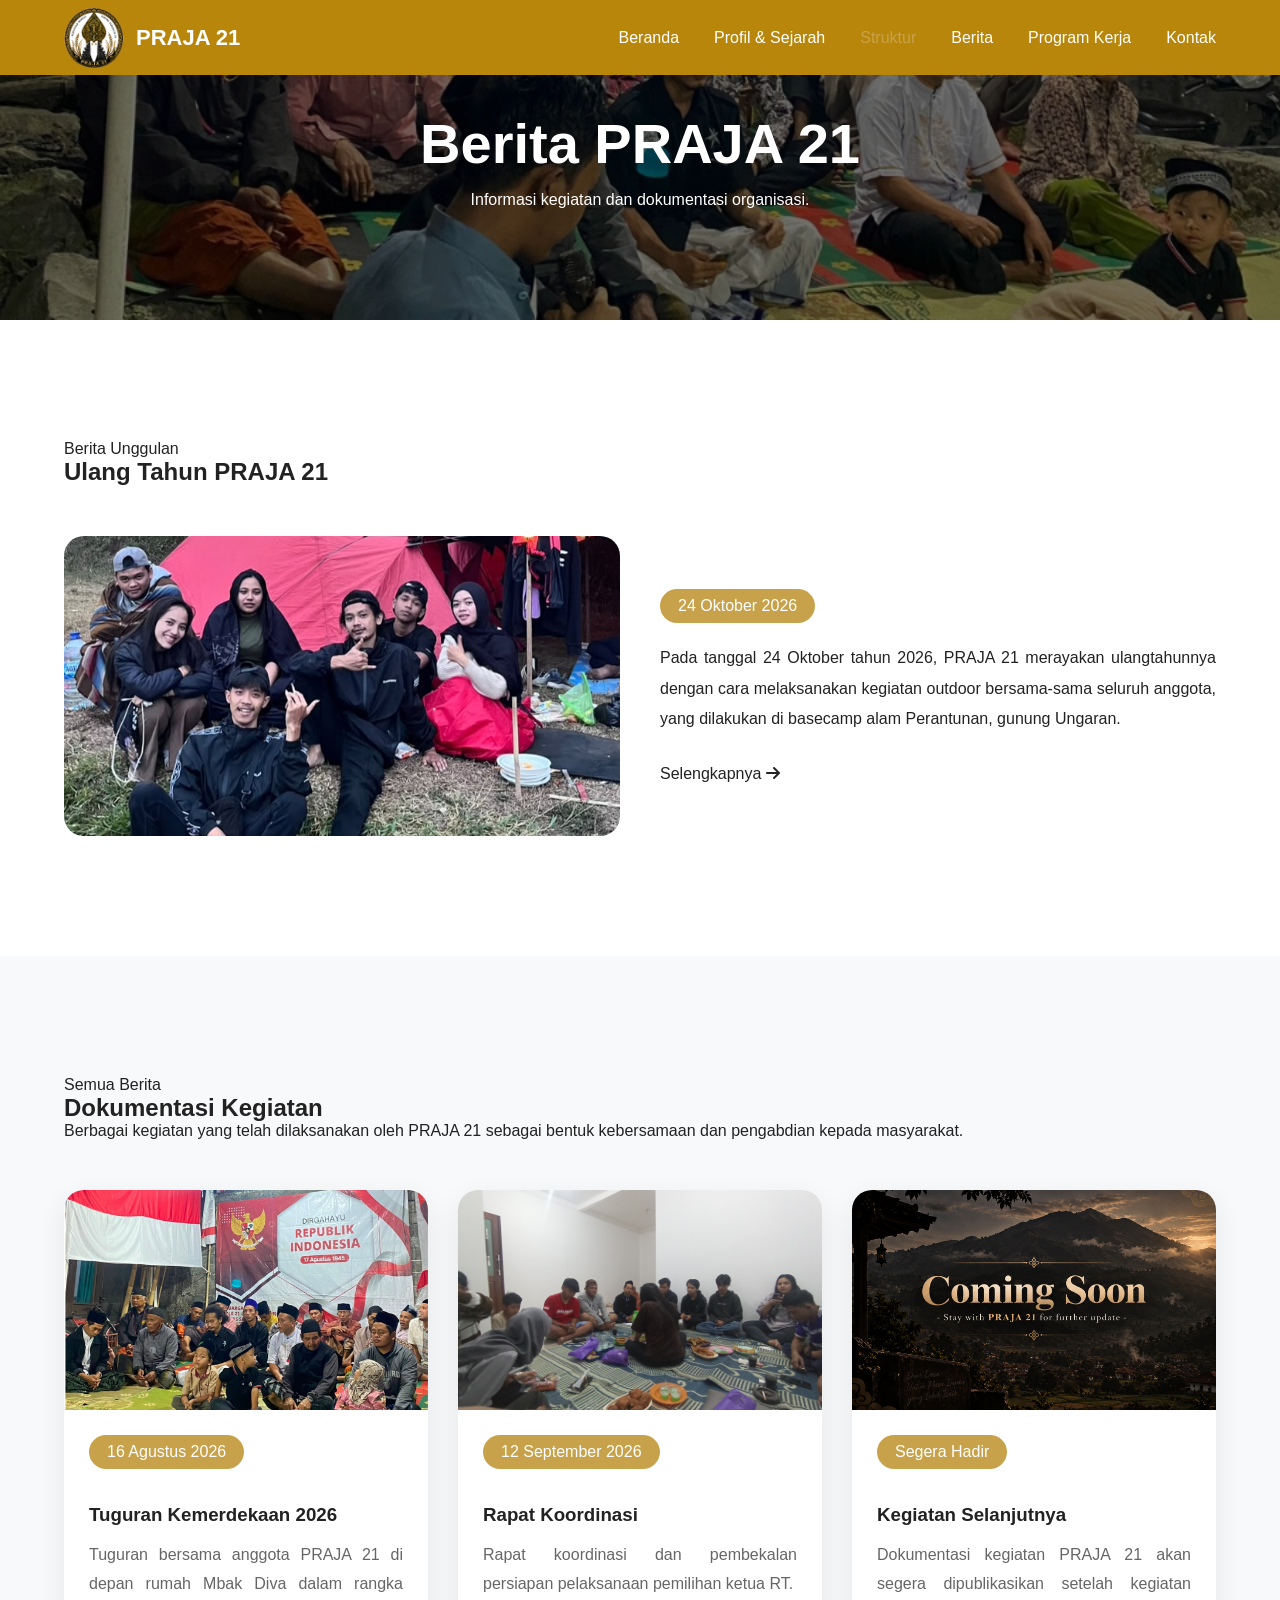
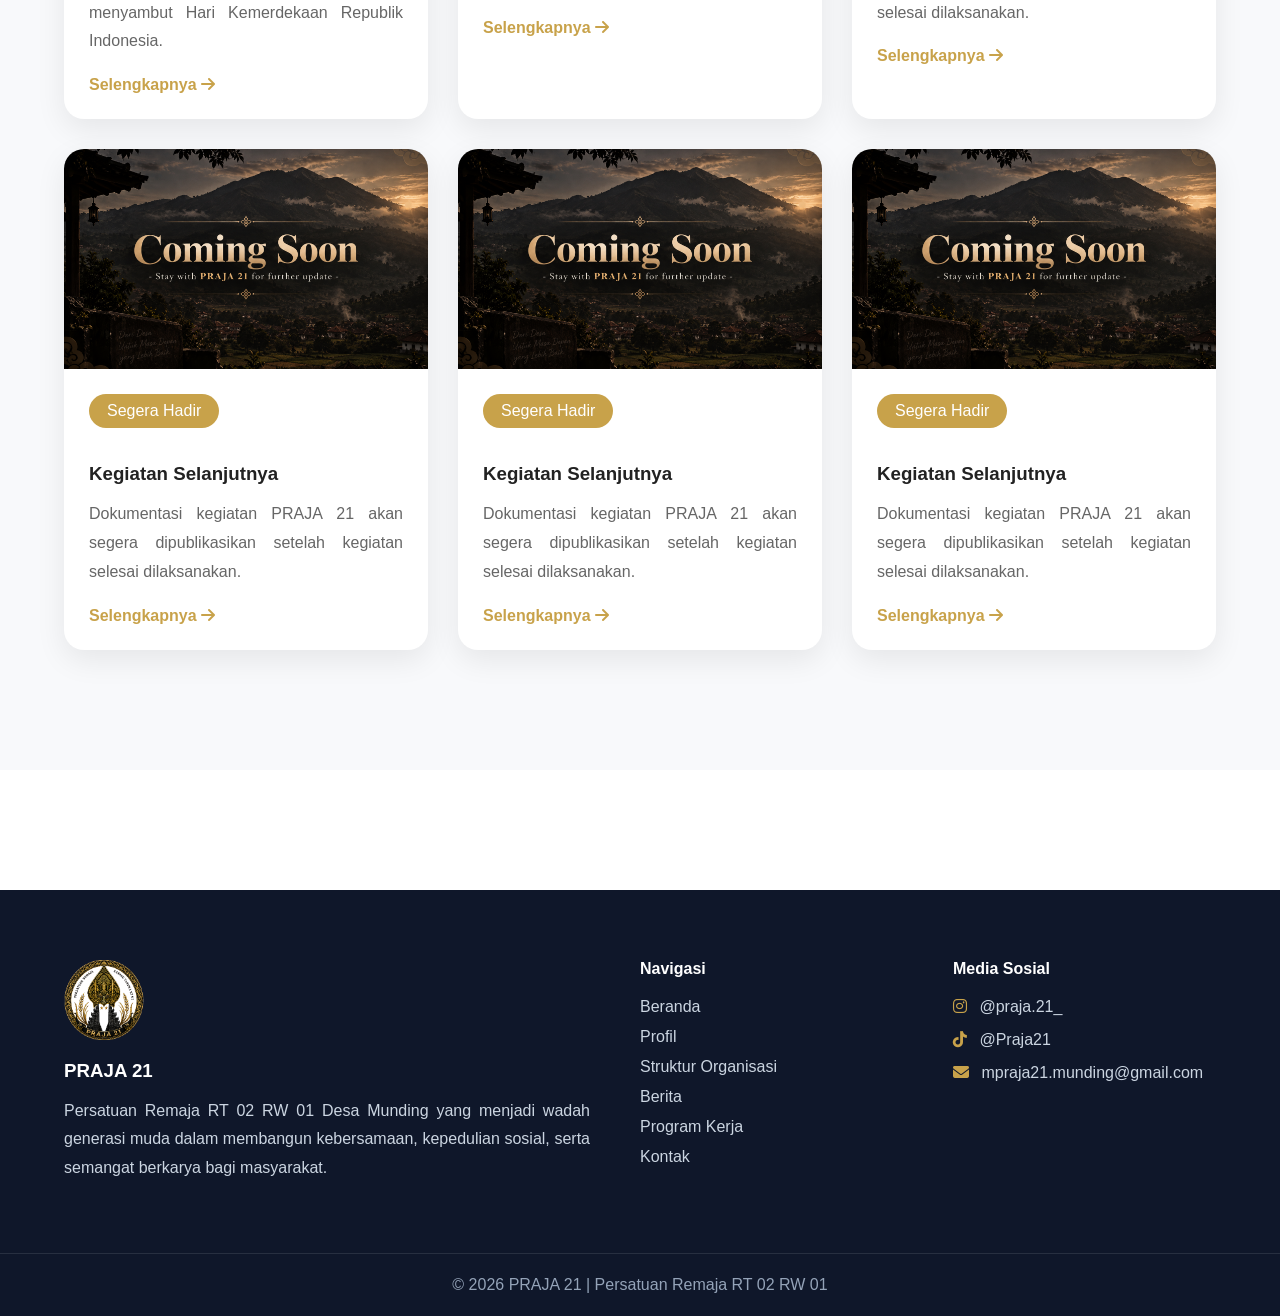
<file: berita.html>
<!DOCTYPE html>
<html lang="id">

<head>

<meta charset="UTF-8">
<meta name="viewport" content="width=device-width, initial-scale=1.0">

<title>Berita | PRAJA 21</title>

<link rel="stylesheet" href="css/reset.css">
<link rel="stylesheet" href="css/variables.css">
<link rel="stylesheet" href="css/style.css">
<link rel="stylesheet" href="css/navbar.css">
<link rel="stylesheet" href="css/footer.css">
<link rel="stylesheet" href="css/berita-page.css">
<link rel="stylesheet" href="css/responsive.css">

<link rel="stylesheet"
href="https://cdnjs.cloudflare.com/ajax/libs/font-awesome/6.7.2/css/all.min.css">

</head>

<body>
<header class="navbar">
    <div class="container">

        <a href="index.html" class="logo">
            <img src="assets/logo/logo-praja21.png" alt="Logo PRAJA 21">
            <span>PRAJA 21</span>
        </a>

        <nav class="nav-menu">
            <ul>
                <li><a href="index.html">Beranda</a></li>
                <li><a href="profile.html">Profil & Sejarah</a></li>
                <li><a href="organisasi.html" class="active">Struktur</a></li>
                <li><a href="berita.html">Berita</a></li>
                <li><a href="proker.html">Program Kerja</a></li>
                <li><a href="contact.html">Kontak</a></li>
            </ul>
        </nav>

        <div class="menu-toggle">
            <i class="fa-solid fa-bars"></i>
        </div>

    </div>
</header>
<!-- Copy Navbar dari index -->

<section class="page-header">

<div class="container">

<h1>Berita PRAJA 21</h1>

<p>
Informasi kegiatan dan dokumentasi organisasi.
</p>

</div>

</section>

<section id="featured-news">

<div class="container">

<span class="section-tag">
Berita Unggulan
</span>

<h2>Ulang Tahun PRAJA 21</h2>

<div class="featured-news">

<img
src="assets/news/camping-praja21.jpg"
alt="Tuguran">

<div>

<span class="news-date">

24 Oktober 2026

</span>

<p>

Pada tanggal 24 Oktober tahun 2026, PRAJA 21 merayakan ulangtahunnya dengan
cara melaksanakan kegiatan outdoor bersama-sama seluruh anggota, yang dilakukan
di basecamp alam Perantunan, gunung Ungaran.

</p>

<a href="news/camping.html">
    Selengkapnya
    <i class="fa-solid fa-arrow-right"></i>
</a>

</div>

</div>

</div>

</section>

<section id="all-news">

    <div class="container">

        <span class="section-tag">
            Semua Berita
        </span>

        <h2>Dokumentasi Kegiatan</h2>

        <p class="section-description">
            Berbagai kegiatan yang telah dilaksanakan oleh PRAJA 21 sebagai bentuk kebersamaan dan pengabdian kepada masyarakat.
        </p>

        <div class="news-grid">

            <article class="news-card">

                <img src="assets/news/tuguran.jpg" alt="Tuguran Kemerdekaan">

                <div class="news-content">

                    <span class="news-date">
                        16 Agustus 2026
                    </span>

                    <h3>Tuguran Kemerdekaan 2026</h3>

                    <p>
                        Tuguran bersama anggota PRAJA 21 di depan rumah Mbak Diva dalam rangka menyambut Hari Kemerdekaan Republik Indonesia.
                    </p>

                    <a href="news/tuguran-kemerdekaan.html">
                        Selengkapnya
                        <i class="fa-solid fa-arrow-right"></i>
                    </a>

                </div>

            </article>
          <article class="news-card">

    <img src="assets/news/rapat-september.jpg" alt="Coming Soon">

    <div class="news-content">

        <span class="news-date">
            12 September 2026
        </span>

        <h3>Rapat Koordinasi</h3>

        <p>
            Rapat koordinasi dan pembekalan persiapan pelaksanaan pemilihan ketua RT.
        </p>

        <a href="news/rapat-september.html">
            Selengkapnya
            <i class="fa-solid fa-arrow-right"></i>
        </a>

    </div>

</article>

<article class="news-card">

    <img src="assets/news/coming_soon_news.jpg" alt="Coming Soon">

    <div class="news-content">

        <span class="news-date">
            Segera Hadir
        </span>

        <h3>Kegiatan Selanjutnya</h3>

        <p>
            Dokumentasi kegiatan PRAJA 21 akan segera dipublikasikan setelah kegiatan selesai dilaksanakan.
        </p>

        <a href="#">
            Selengkapnya
            <i class="fa-solid fa-arrow-right"></i>
        </a>

    </div>

</article>

<article class="news-card">

    <img src="assets/news/coming_soon_news.jpg" alt="Coming Soon">

    <div class="news-content">

        <span class="news-date">
            Segera Hadir
        </span>

        <h3>Kegiatan Selanjutnya</h3>

        <p>
            Dokumentasi kegiatan PRAJA 21 akan segera dipublikasikan setelah kegiatan selesai dilaksanakan.
        </p>

        <a href="#">
            Selengkapnya
            <i class="fa-solid fa-arrow-right"></i>
        </a>

    </div>

</article>

<article class="news-card">

    <img src="assets/news/coming_soon_news.jpg" alt="Coming Soon">

    <div class="news-content">

        <span class="news-date">
            Segera Hadir
        </span>

        <h3>Kegiatan Selanjutnya</h3>

        <p>
            Dokumentasi kegiatan PRAJA 21 akan segera dipublikasikan setelah kegiatan selesai dilaksanakan.
        </p>

        <a href="#">
            Selengkapnya
            <i class="fa-solid fa-arrow-right"></i>
        </a>

    </div>

</article>

<article class="news-card">

    <img src="assets/news/coming_soon_news.jpg" alt="Coming Soon">

    <div class="news-content">

        <span class="news-date">
            Segera Hadir
        </span>

        <h3>Kegiatan Selanjutnya</h3>

        <p>
            Dokumentasi kegiatan PRAJA 21 akan segera dipublikasikan setelah kegiatan selesai dilaksanakan.
        </p>

        <a href="#">
            Selengkapnya
            <i class="fa-solid fa-arrow-right"></i>
        </a>

    </div>

</article>

        </div>

    </div>

</section>

<!-- Copy Footer -->
  <footer>

    <div class="container footer-container">

        <div class="footer-about">

            <img src="assets/logo/logo-praja21.png" alt="Logo PRAJA 21">

            <h3>PRAJA 21</h3>

            <p>
                Persatuan Remaja RT 02 RW 01 Desa Munding yang menjadi wadah
                generasi muda dalam membangun kebersamaan, kepedulian sosial,
                serta semangat berkarya bagi masyarakat.
            </p>

        </div>

        <div class="footer-menu">

            <h4>Navigasi</h4>

            <a href="index.html">Beranda</a>

            <a href="profile.html">Profil</a>

            <a href="organisasi.html">Struktur Organisasi</a>

            <a href="berita.html">Berita</a>

            <a href="proker.html">Program Kerja</a>

            <a href="contact.html">Kontak</a>

        </div>

        <div class="footer-contact">

            <h4>Media Sosial</h4>

            <p>
                <i class="fa-brands fa-instagram"></i>
                @praja.21_
            </p>

            <p>
                <i class="fa-brands fa-tiktok"></i>
                @Praja21
            </p>

            <p>
                <i class="fa-solid fa-envelope"></i>
                mpraja21.munding@gmail.com
            </p>

        </div>

    </div>

    <div class="footer-bottom">

        © 2026 PRAJA 21 | Persatuan Remaja RT 02 RW 01

    </div>

  </footer>

<script src="js/navbar.js"></script>

</body>

</html>
</file>
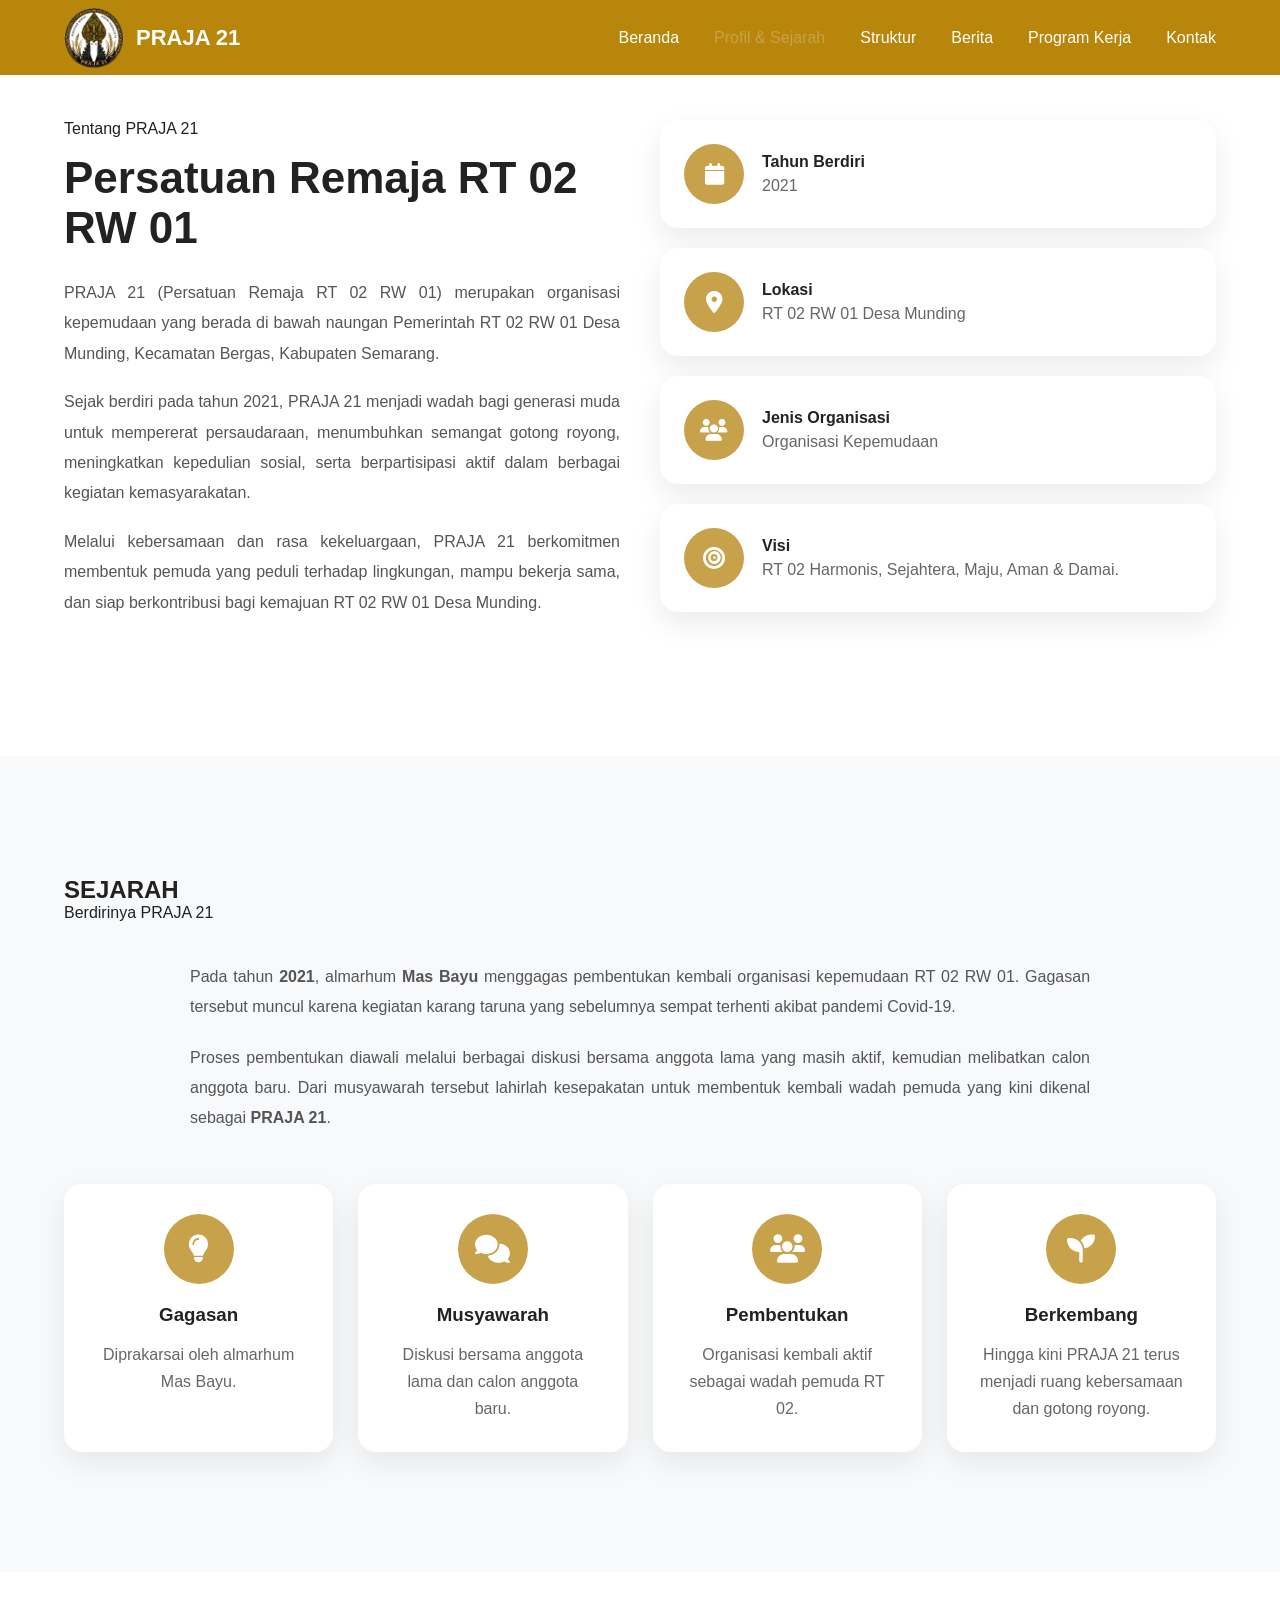
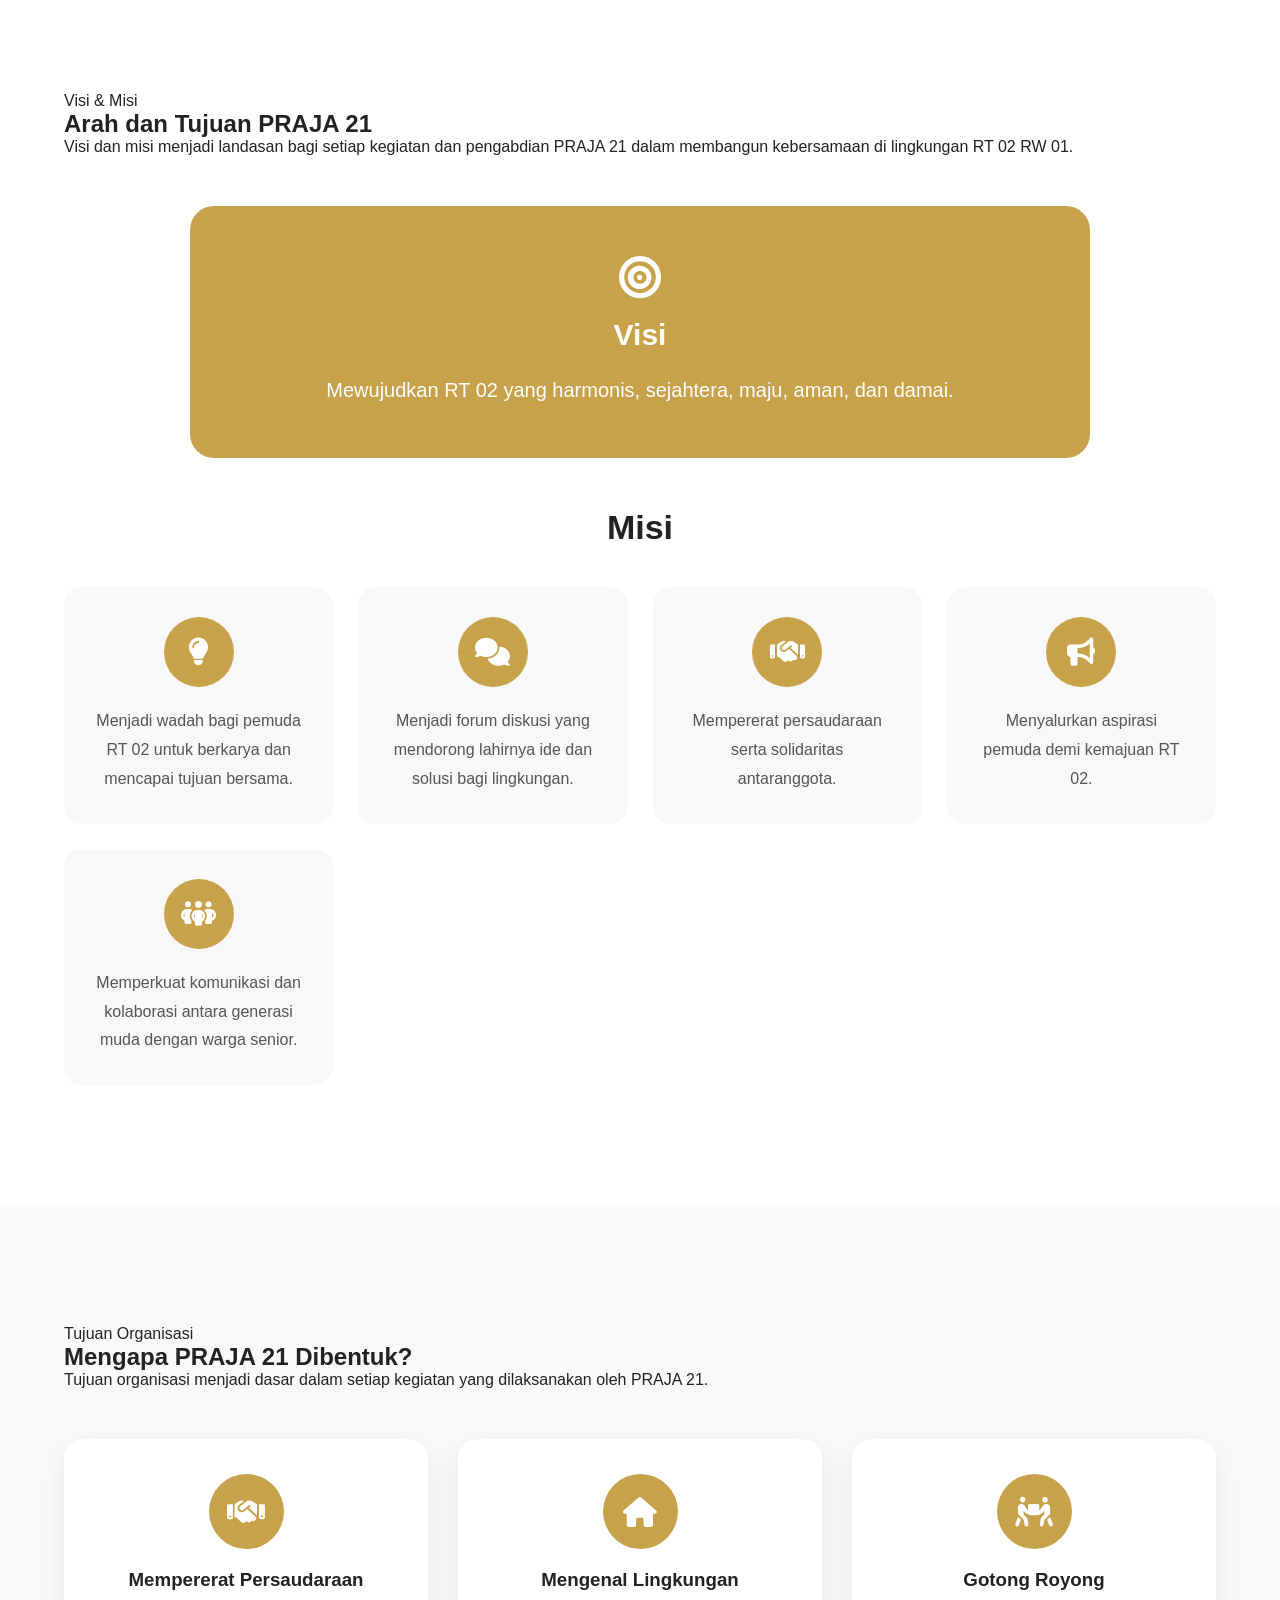
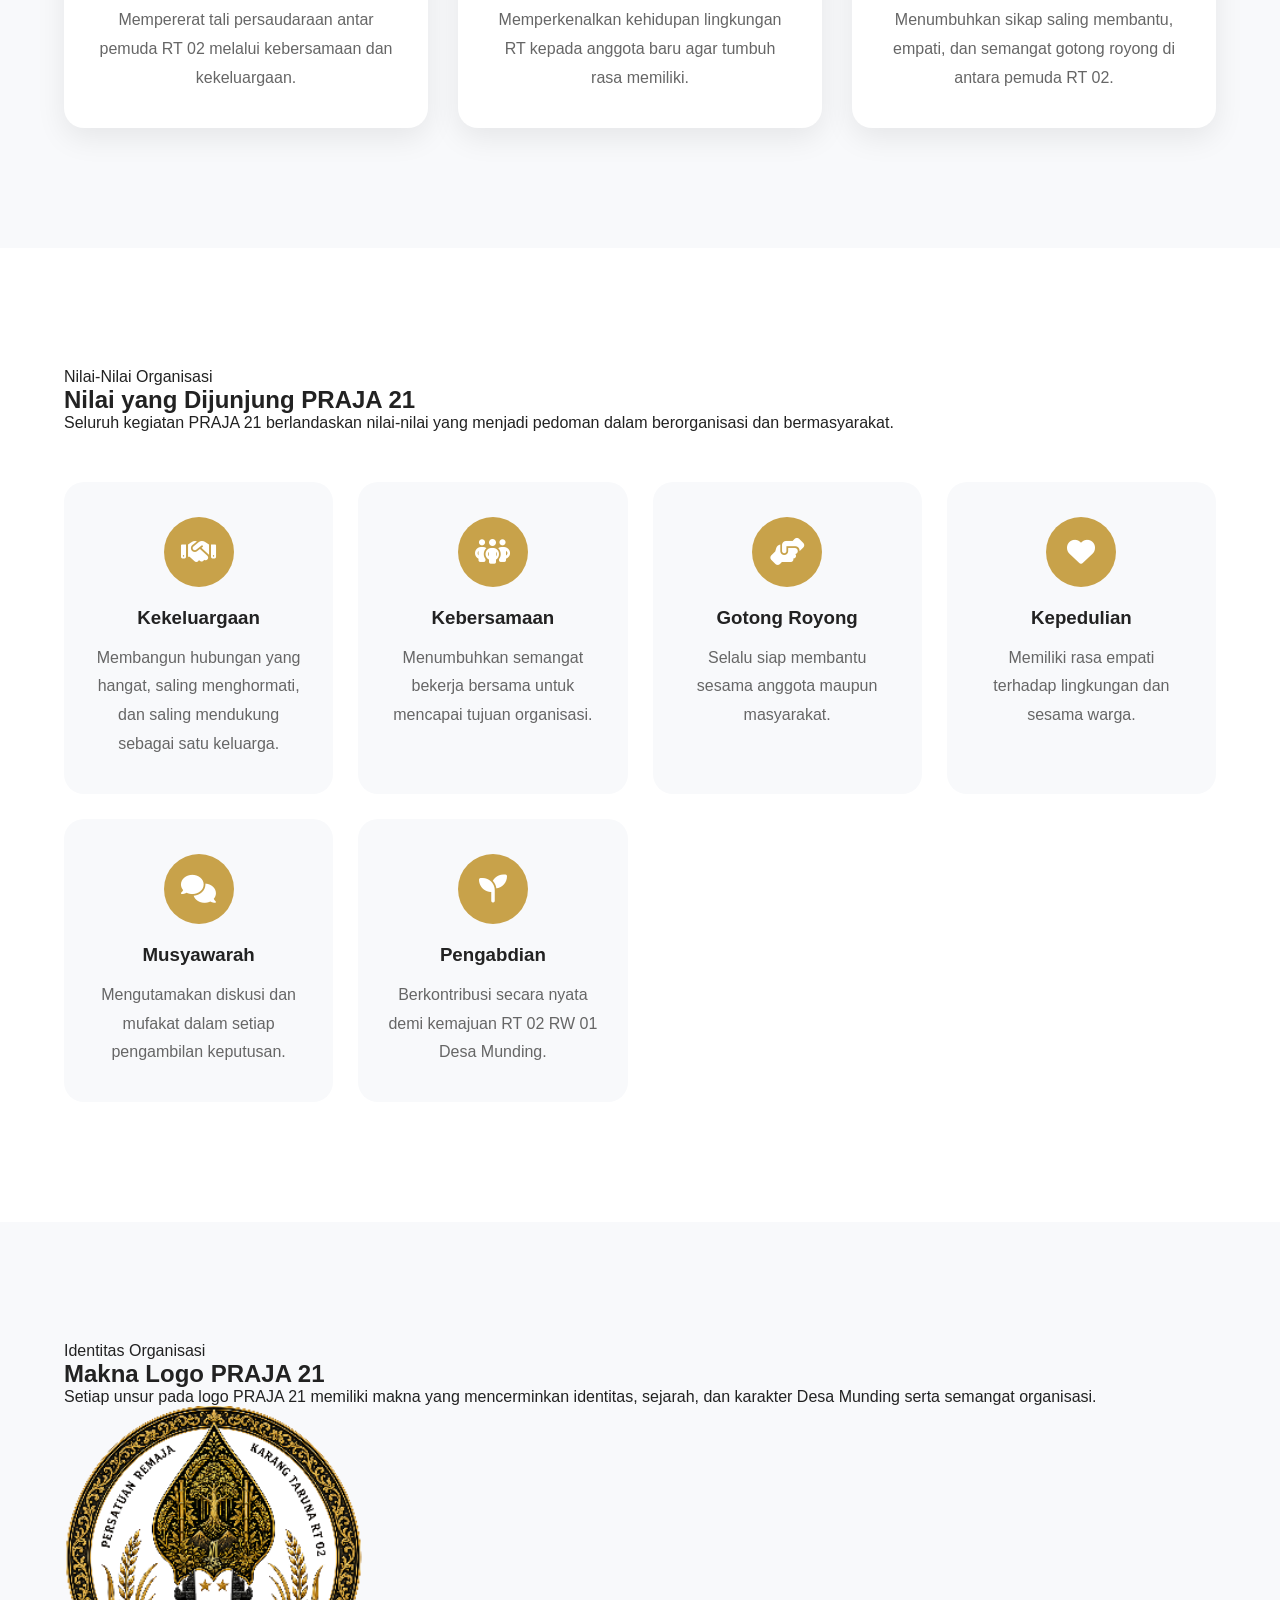
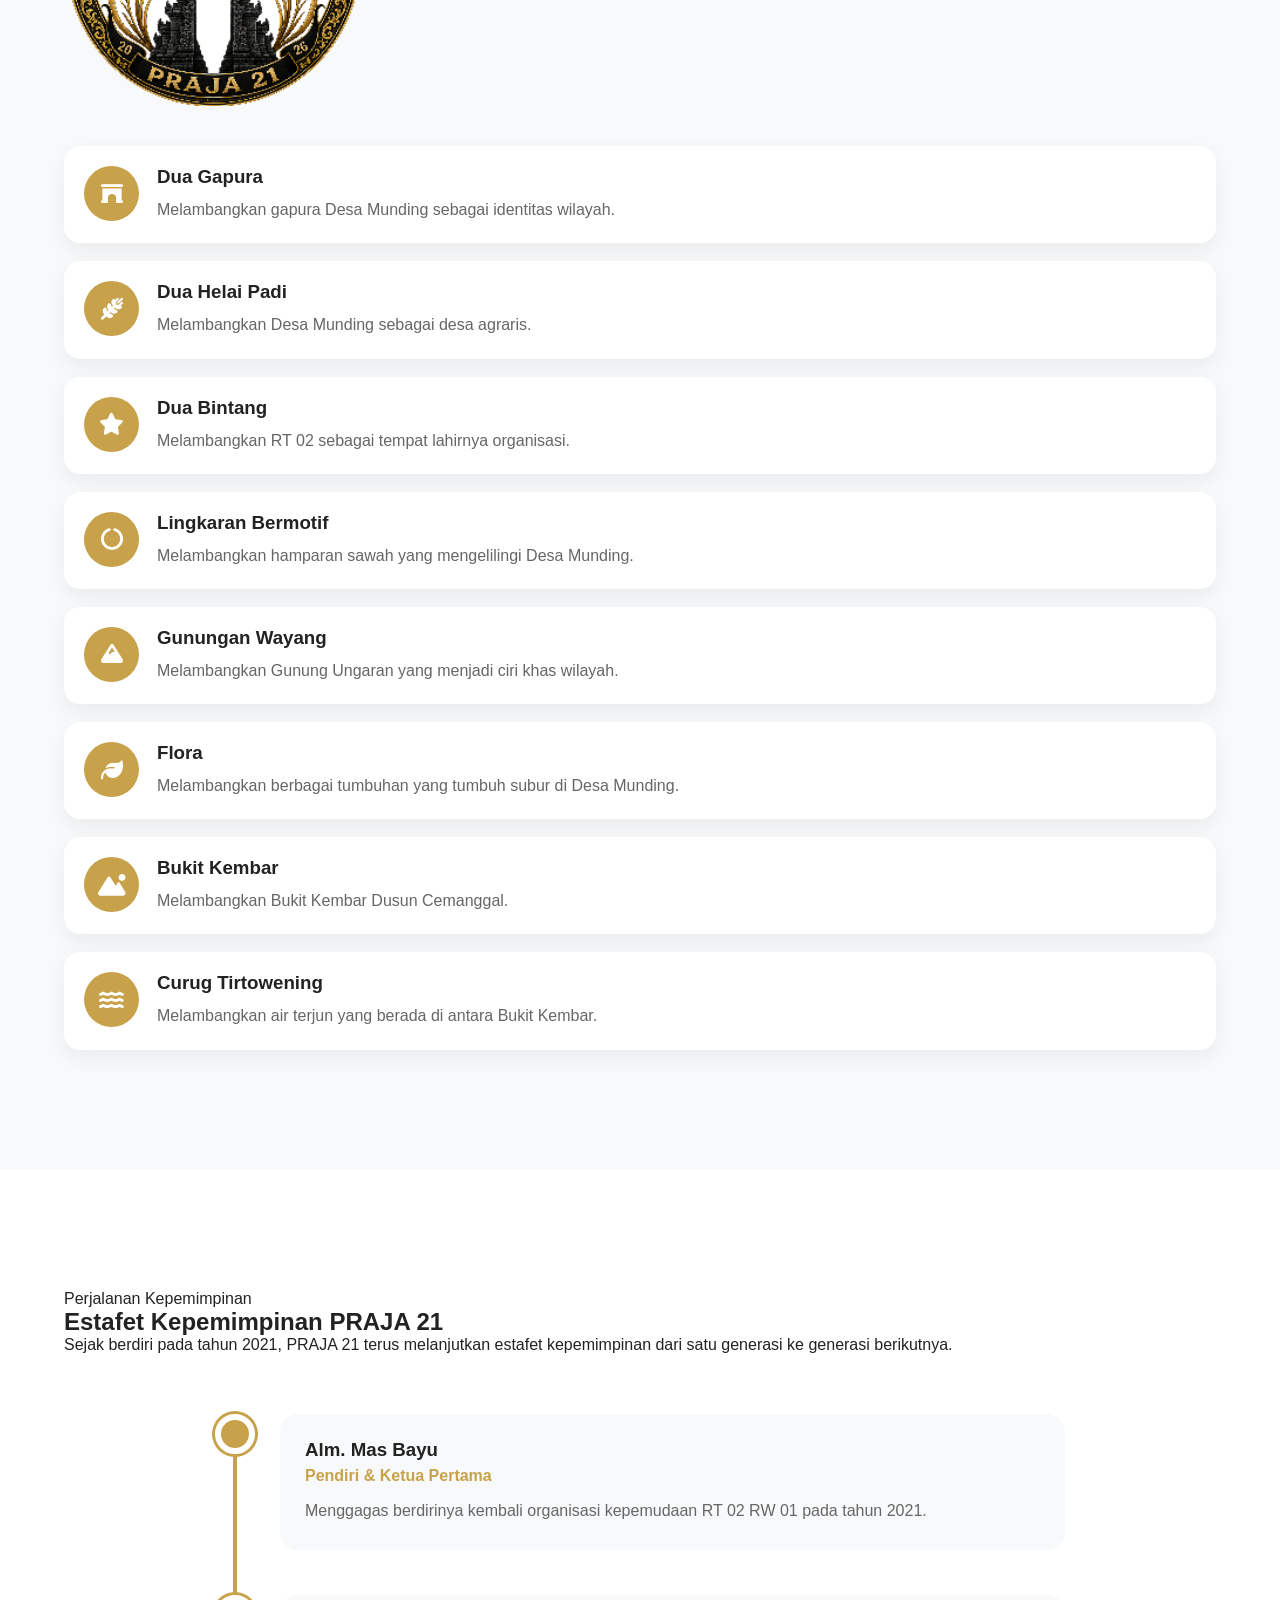
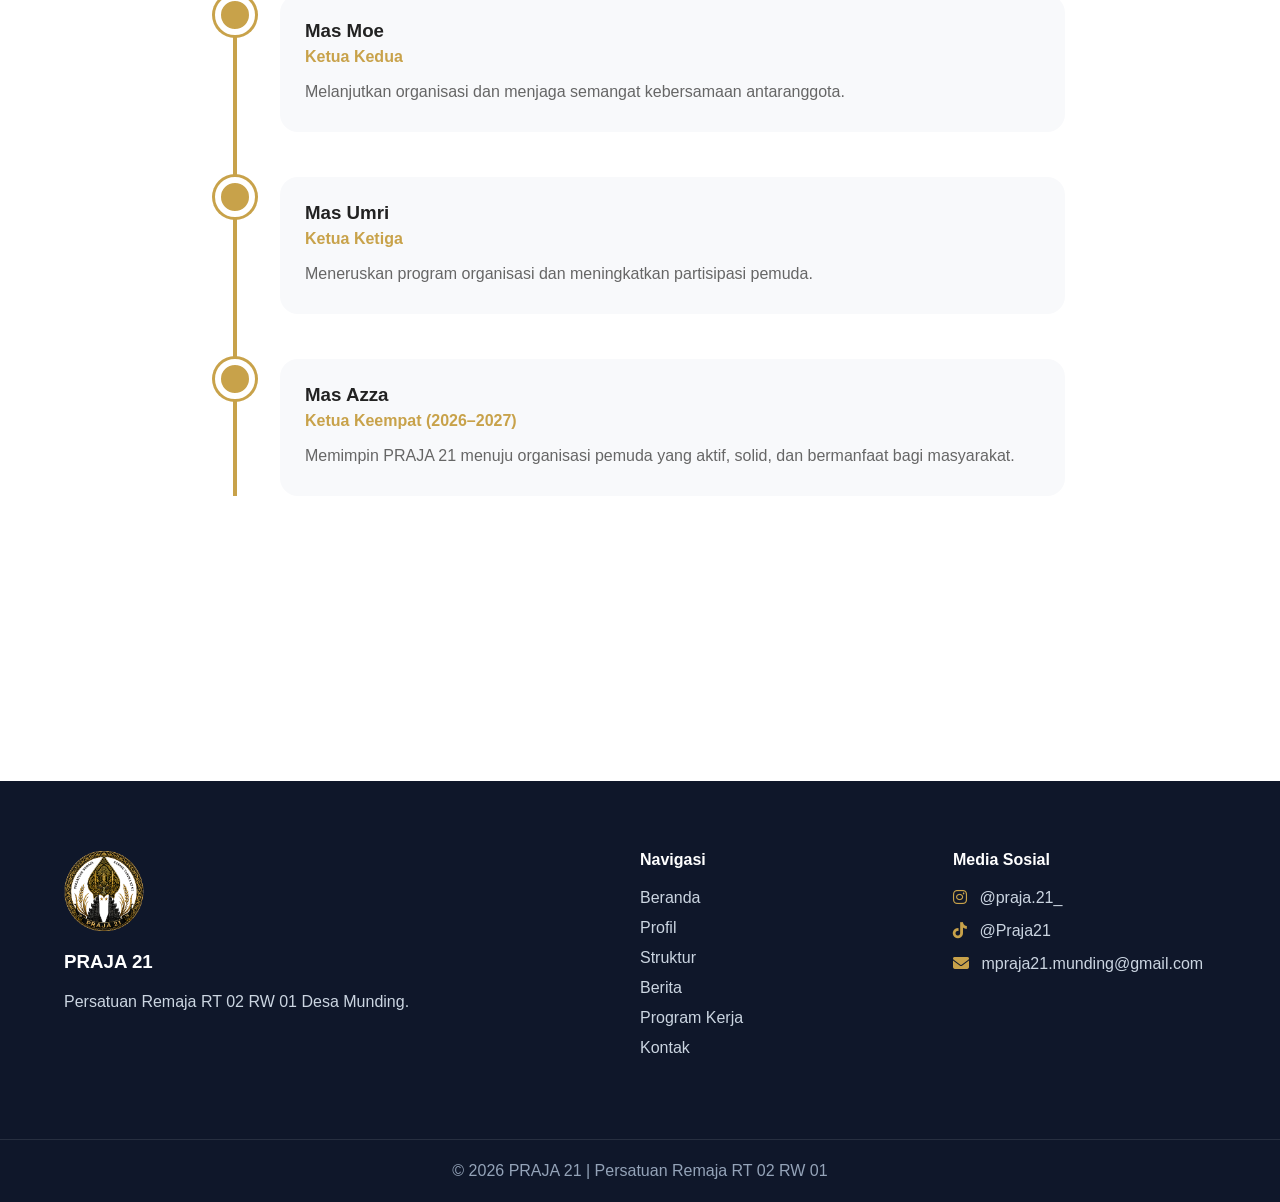
<file: profile.html>
<!DOCTYPE html>
<html lang="id">

<head>

    <meta charset="UTF-8">

    <meta name="viewport" content="width=device-width, initial-scale=1.0">

    <title>Profil | PRAJA 21</title>

    <!-- CSS -->
    <link rel="stylesheet" href="css/reset.css">
    <link rel="stylesheet" href="css/variables.css">
    <link rel="stylesheet" href="css/style.css">
    <link rel="stylesheet" href="css/navbar.css">
    <link rel="stylesheet" href="css/section.css">
    <link rel="stylesheet" href="css/profile.css">
    <link rel="stylesheet" href="css/footer.css">
    <link rel="stylesheet" href="css/responsive.css">
    <link rel="stylesheet" href="css/profile.css">

    <!-- Font Awesome -->
    <link rel="stylesheet"
        href="https://cdnjs.cloudflare.com/ajax/libs/font-awesome/6.7.2/css/all.min.css">

</head>

<body>

<header class="navbar">

    <div class="container">

        <a href="index.html" class="logo">

            <img src="assets/logo/logo-praja21.png" alt="Logo PRAJA 21">

            <span>PRAJA 21</span>

        </a>

        <nav class="nav-menu">

            <ul>

                <li><a href="index.html">Beranda</a></li>

                <li><a href="profile.html" class="active">Profil & Sejarah</a></li>

                <li><a href="organisasi.html">Struktur</a></li>

                <li><a href="berita.html">Berita</a></li>

                <li><a href="proker.html">Program Kerja</a></li>

                <li><a href="contact.html">Kontak</a></li>

            </ul>

        </nav>

        <div class="menu-toggle">

            <i class="fa-solid fa-bars"></i>

        </div>

    </div>

</header>

<section id="profil">

    <div class="container profil-container">

        <div class="profil-content">

            <span class="section-tag">
                Tentang PRAJA 21
            </span>

            <h2>
                Persatuan Remaja RT 02 RW 01
            </h2>

            <p>
                PRAJA 21 (Persatuan Remaja RT 02 RW 01) merupakan organisasi
                kepemudaan yang berada di bawah naungan Pemerintah RT 02 RW 01
                Desa Munding, Kecamatan Bergas, Kabupaten Semarang.
            </p>

            <p>
                Sejak berdiri pada tahun 2021, PRAJA 21 menjadi wadah bagi
                generasi muda untuk mempererat persaudaraan, menumbuhkan
                semangat gotong royong, meningkatkan kepedulian sosial,
                serta berpartisipasi aktif dalam berbagai kegiatan
                kemasyarakatan.
            </p>

            <p>
                Melalui kebersamaan dan rasa kekeluargaan, PRAJA 21 berkomitmen
                membentuk pemuda yang peduli terhadap lingkungan,
                mampu bekerja sama, dan siap berkontribusi bagi kemajuan
                RT 02 RW 01 Desa Munding.
            </p>

        </div>

        <div class="profil-info">

            <div class="info-card">

                <i class="fa-solid fa-calendar"></i>

                <div>

                    <h4>Tahun Berdiri</h4>

                    <p>2021</p>

                </div>

            </div>

            <div class="info-card">

                <i class="fa-solid fa-location-dot"></i>

                <div>

                    <h4>Lokasi</h4>

                    <p>RT 02 RW 01 Desa Munding</p>

                </div>

            </div>

            <div class="info-card">

                <i class="fa-solid fa-users"></i>

                <div>

                    <h4>Jenis Organisasi</h4>

                    <p>Organisasi Kepemudaan</p>

                </div>

            </div>

            <div class="info-card">

                <i class="fa-solid fa-bullseye"></i>

                <div>

                    <h4>Visi</h4>

                    <p>RT 02 Harmonis, Sejahtera, Maju, Aman & Damai.</p>

                </div>

            </div>

        </div>

    </div>

</section>

<main>
<!-- Sejarah -->
<section id="sejarah">

    <div class="container">

        <span class="section-tag">
        </span>

        <h2>SEJARAH</h2>

        <p class="section-description">
           Berdirinya PRAJA 21
        </p>

        <div class="history-text">

            <p>
                Pada tahun <strong>2021</strong>, almarhum <strong>Mas Bayu</strong>
                menggagas pembentukan kembali organisasi kepemudaan RT 02 RW 01.
                Gagasan tersebut muncul karena kegiatan karang taruna yang sebelumnya
                sempat terhenti akibat pandemi Covid-19.
            </p>

            <p>
                Proses pembentukan diawali melalui berbagai diskusi bersama anggota lama
                yang masih aktif, kemudian melibatkan calon anggota baru.
                Dari musyawarah tersebut lahirlah kesepakatan untuk membentuk kembali
                wadah pemuda yang kini dikenal sebagai <strong>PRAJA 21</strong>.
            </p>

        </div>

        <div class="history-grid">

            <div class="history-card">

                <i class="fa-solid fa-lightbulb"></i>

                <h3>Gagasan</h3>

                <p>
                    Diprakarsai oleh almarhum Mas Bayu.
                </p>

            </div>

            <div class="history-card">

                <i class="fa-solid fa-comments"></i>

                <h3>Musyawarah</h3>

                <p>
                    Diskusi bersama anggota lama dan calon anggota baru.
                </p>

            </div>

            <div class="history-card">

                <i class="fa-solid fa-users"></i>

                <h3>Pembentukan</h3>

                <p>
                    Organisasi kembali aktif sebagai wadah pemuda RT 02.
                </p>

            </div>

            <div class="history-card">

                <i class="fa-solid fa-seedling"></i>

                <h3>Berkembang</h3>

                <p>
                    Hingga kini PRAJA 21 terus menjadi ruang kebersamaan dan gotong royong.
                </p>

            </div>

        </div>

    </div>

</section>

<!-- Visi Misi -->
<section id="visi-misi">

    <div class="container">

        <span class="section-tag">Visi & Misi</span>

        <h2>Arah dan Tujuan PRAJA 21</h2>

        <p class="section-description">
            Visi dan misi menjadi landasan bagi setiap kegiatan dan pengabdian
            PRAJA 21 dalam membangun kebersamaan di lingkungan RT 02 RW 01.
        </p>

        <div class="visi-box">

            <i class="fa-solid fa-bullseye"></i>

            <h3>Visi</h3>

            <p>
                Mewujudkan RT 02 yang harmonis, sejahtera, maju, aman, dan damai.
            </p>

        </div>

        <h3 class="misi-title">Misi</h3>

        <div class="misi-grid">

            <div class="misi-card">
                <i class="fa-solid fa-lightbulb"></i>
                <p>Menjadi wadah bagi pemuda RT 02 untuk berkarya dan mencapai tujuan bersama.</p>
            </div>

            <div class="misi-card">
                <i class="fa-solid fa-comments"></i>
                <p>Menjadi forum diskusi yang mendorong lahirnya ide dan solusi bagi lingkungan.</p>
            </div>

            <div class="misi-card">
                <i class="fa-solid fa-handshake"></i>
                <p>Mempererat persaudaraan serta solidaritas antaranggota.</p>
            </div>

            <div class="misi-card">
                <i class="fa-solid fa-bullhorn"></i>
                <p>Menyalurkan aspirasi pemuda demi kemajuan RT 02.</p>
            </div>

            <div class="misi-card">
                <i class="fa-solid fa-people-group"></i>
                <p>Memperkuat komunikasi dan kolaborasi antara generasi muda dengan warga senior.</p>
            </div>

        </div>

    </div>

</section>

<!-- Tujuan -->
<section id="tujuan">

    <div class="container">

        <span class="section-tag">Tujuan Organisasi</span>

        <h2>Mengapa PRAJA 21 Dibentuk?</h2>

        <p class="section-description">
            Tujuan organisasi menjadi dasar dalam setiap kegiatan yang dilaksanakan oleh PRAJA 21.
        </p>

        <div class="tujuan-grid">

            <div class="tujuan-card">

                <i class="fa-solid fa-handshake"></i>

                <h3>Mempererat Persaudaraan</h3>

                <p>
                    Mempererat tali persaudaraan antar pemuda RT 02 melalui kebersamaan dan kekeluargaan.
                </p>

            </div>

            <div class="tujuan-card">

                <i class="fa-solid fa-house"></i>

                <h3>Mengenal Lingkungan</h3>

                <p>
                    Memperkenalkan kehidupan lingkungan RT kepada anggota baru agar tumbuh rasa memiliki.
                </p>

            </div>

            <div class="tujuan-card">

                <i class="fa-solid fa-people-carry-box"></i>

                <h3>Gotong Royong</h3>

                <p>
                    Menumbuhkan sikap saling membantu, empati, dan semangat gotong royong di antara pemuda RT 02.
                </p>

            </div>

        </div>

    </div>

</section>

<!-- Nilai -->
<section id="nilai">

    <div class="container">

        <span class="section-tag">Nilai-Nilai Organisasi</span>

        <h2>Nilai yang Dijunjung PRAJA 21</h2>

        <p class="section-description">
            Seluruh kegiatan PRAJA 21 berlandaskan nilai-nilai yang menjadi pedoman dalam berorganisasi dan bermasyarakat.
        </p>

        <div class="nilai-grid">

            <div class="nilai-card">
                <i class="fa-solid fa-handshake"></i>
                <h3>Kekeluargaan</h3>
                <p>Membangun hubungan yang hangat, saling menghormati, dan saling mendukung sebagai satu keluarga.</p>
            </div>

            <div class="nilai-card">
                <i class="fa-solid fa-people-group"></i>
                <h3>Kebersamaan</h3>
                <p>Menumbuhkan semangat bekerja bersama untuk mencapai tujuan organisasi.</p>
            </div>

            <div class="nilai-card">
                <i class="fa-solid fa-hands-helping"></i>
                <h3>Gotong Royong</h3>
                <p>Selalu siap membantu sesama anggota maupun masyarakat.</p>
            </div>

            <div class="nilai-card">
                <i class="fa-solid fa-heart"></i>
                <h3>Kepedulian</h3>
                <p>Memiliki rasa empati terhadap lingkungan dan sesama warga.</p>
            </div>

            <div class="nilai-card">
                <i class="fa-solid fa-comments"></i>
                <h3>Musyawarah</h3>
                <p>Mengutamakan diskusi dan mufakat dalam setiap pengambilan keputusan.</p>
            </div>

            <div class="nilai-card">
                <i class="fa-solid fa-seedling"></i>
                <h3>Pengabdian</h3>
                <p>Berkontribusi secara nyata demi kemajuan RT 02 RW 01 Desa Munding.</p>
            </div>

        </div>

    </div>

</section>

<!-- Makna Logo -->
<section id="makna-logo">

    <div class="container">

        <span class="section-tag">Identitas Organisasi</span>

        <h2>Makna Logo PRAJA 21</h2>

        <p class="section-description">
            Setiap unsur pada logo PRAJA 21 memiliki makna yang mencerminkan identitas, sejarah, dan karakter Desa Munding serta semangat organisasi.
        </p>

        <div class="logo-container">

            <div class="logo-image">

                <img src="assets/logo/logo-praja21.png" alt="Logo PRAJA 21">

            </div>

            <div class="logo-meaning">

                <div class="meaning-item">
                    <i class="fa-solid fa-archway"></i>
                    <div>
                        <h3>Dua Gapura</h3>
                        <p>Melambangkan gapura Desa Munding sebagai identitas wilayah.</p>
                    </div>
                </div>

                <div class="meaning-item">
                    <i class="fa-solid fa-wheat-awn"></i>
                    <div>
                        <h3>Dua Helai Padi</h3>
                        <p>Melambangkan Desa Munding sebagai desa agraris.</p>
                    </div>
                </div>

                <div class="meaning-item">
                    <i class="fa-solid fa-star"></i>
                    <div>
                        <h3>Dua Bintang</h3>
                        <p>Melambangkan RT 02 sebagai tempat lahirnya organisasi.</p>
                    </div>
                </div>

                <div class="meaning-item">
                    <i class="fa-solid fa-circle-notch"></i>
                    <div>
                        <h3>Lingkaran Bermotif</h3>
                        <p>Melambangkan hamparan sawah yang mengelilingi Desa Munding.</p>
                    </div>
                </div>

                <div class="meaning-item">
                    <i class="fa-solid fa-mountain"></i>
                    <div>
                        <h3>Gunungan Wayang</h3>
                        <p>Melambangkan Gunung Ungaran yang menjadi ciri khas wilayah.</p>
                    </div>
                </div>

                <div class="meaning-item">
                    <i class="fa-solid fa-leaf"></i>
                    <div>
                        <h3>Flora</h3>
                        <p>Melambangkan berbagai tumbuhan yang tumbuh subur di Desa Munding.</p>
                    </div>
                </div>

                <div class="meaning-item">
                    <i class="fa-solid fa-mountain-sun"></i>
                    <div>
                        <h3>Bukit Kembar</h3>
                        <p>Melambangkan Bukit Kembar Dusun Cemanggal.</p>
                    </div>
                </div>

                <div class="meaning-item">
                    <i class="fa-solid fa-water"></i>
                    <div>
                        <h3>Curug Tirtowening</h3>
                        <p>Melambangkan air terjun yang berada di antara Bukit Kembar.</p>
                    </div>
                </div>

            </div>

        </div>

    </div>

</section>

<!-- Kepemimpinan -->
<section id="kepemimpinan">

    <div class="container">

        <span class="section-tag">
            Perjalanan Kepemimpinan
        </span>

        <h2>Estafet Kepemimpinan PRAJA 21</h2>

        <p class="section-description">
            Sejak berdiri pada tahun 2021, PRAJA 21 terus melanjutkan estafet kepemimpinan dari satu generasi ke generasi berikutnya.
        </p>

        <div class="timeline">

            <div class="timeline-item">

                <div class="timeline-dot"></div>

                <div class="timeline-content">

                    <h3>Alm. Mas Bayu</h3>

                    <span>Pendiri & Ketua Pertama</span>

                    <p>
                        Menggagas berdirinya kembali organisasi kepemudaan RT 02 RW 01 pada tahun 2021.
                    </p>

                </div>

            </div>

            <div class="timeline-item">

                <div class="timeline-dot"></div>

                <div class="timeline-content">

                    <h3>Mas Moe</h3>

                    <span>Ketua Kedua</span>

                    <p>
                        Melanjutkan organisasi dan menjaga semangat kebersamaan antaranggota.
                    </p>

                </div>

            </div>

            <div class="timeline-item">

                <div class="timeline-dot"></div>

                <div class="timeline-content">

                    <h3>Mas Umri</h3>

                    <span>Ketua Ketiga</span>

                    <p>
                        Meneruskan program organisasi dan meningkatkan partisipasi pemuda.
                    </p>

                </div>

            </div>

            <div class="timeline-item">

                <div class="timeline-dot"></div>

                <div class="timeline-content">

                    <h3>Mas Azza</h3>

                    <span>Ketua Keempat (2026–2027)</span>

                    <p>
                        Memimpin PRAJA 21 menuju organisasi pemuda yang aktif, solid, dan bermanfaat bagi masyarakat.
                    </p>

                </div>

            </div>

        </div>

    </div>

</section>

</main>

<footer>

    <div class="container footer-container">

        <div class="footer-about">

            <img src="assets/logo/logo-praja21.png">

            <h3>PRAJA 21</h3>

            <p>
                Persatuan Remaja RT 02 RW 01 Desa Munding.
            </p>

        </div>

        <div class="footer-menu">

            <h4>Navigasi</h4>

            <a href="index.html">Beranda</a>

            <a href="profile.html">Profil</a>

            <a href="organisasi.html">Struktur</a>

            <a href="berita.html">Berita</a>

            <a href="proker.html">Program Kerja</a>

            <a href="contact.html">Kontak</a>

        </div>

        <div class="footer-contact">

            <h4>Media Sosial</h4>

            <p><i class="fa-brands fa-instagram"></i> @praja.21_</p>

            <p><i class="fa-brands fa-tiktok"></i> @Praja21</p>

            <p><i class="fa-solid fa-envelope"></i> mpraja21.munding@gmail.com</p>

        </div>

    </div>

    <div class="footer-bottom">

        © 2026 PRAJA 21 | Persatuan Remaja RT 02 RW 01

    </div>

</footer>

<script src="js/navbar.js"></script>
<script src="js/main.js"></script>

</body>

</html>
</file>
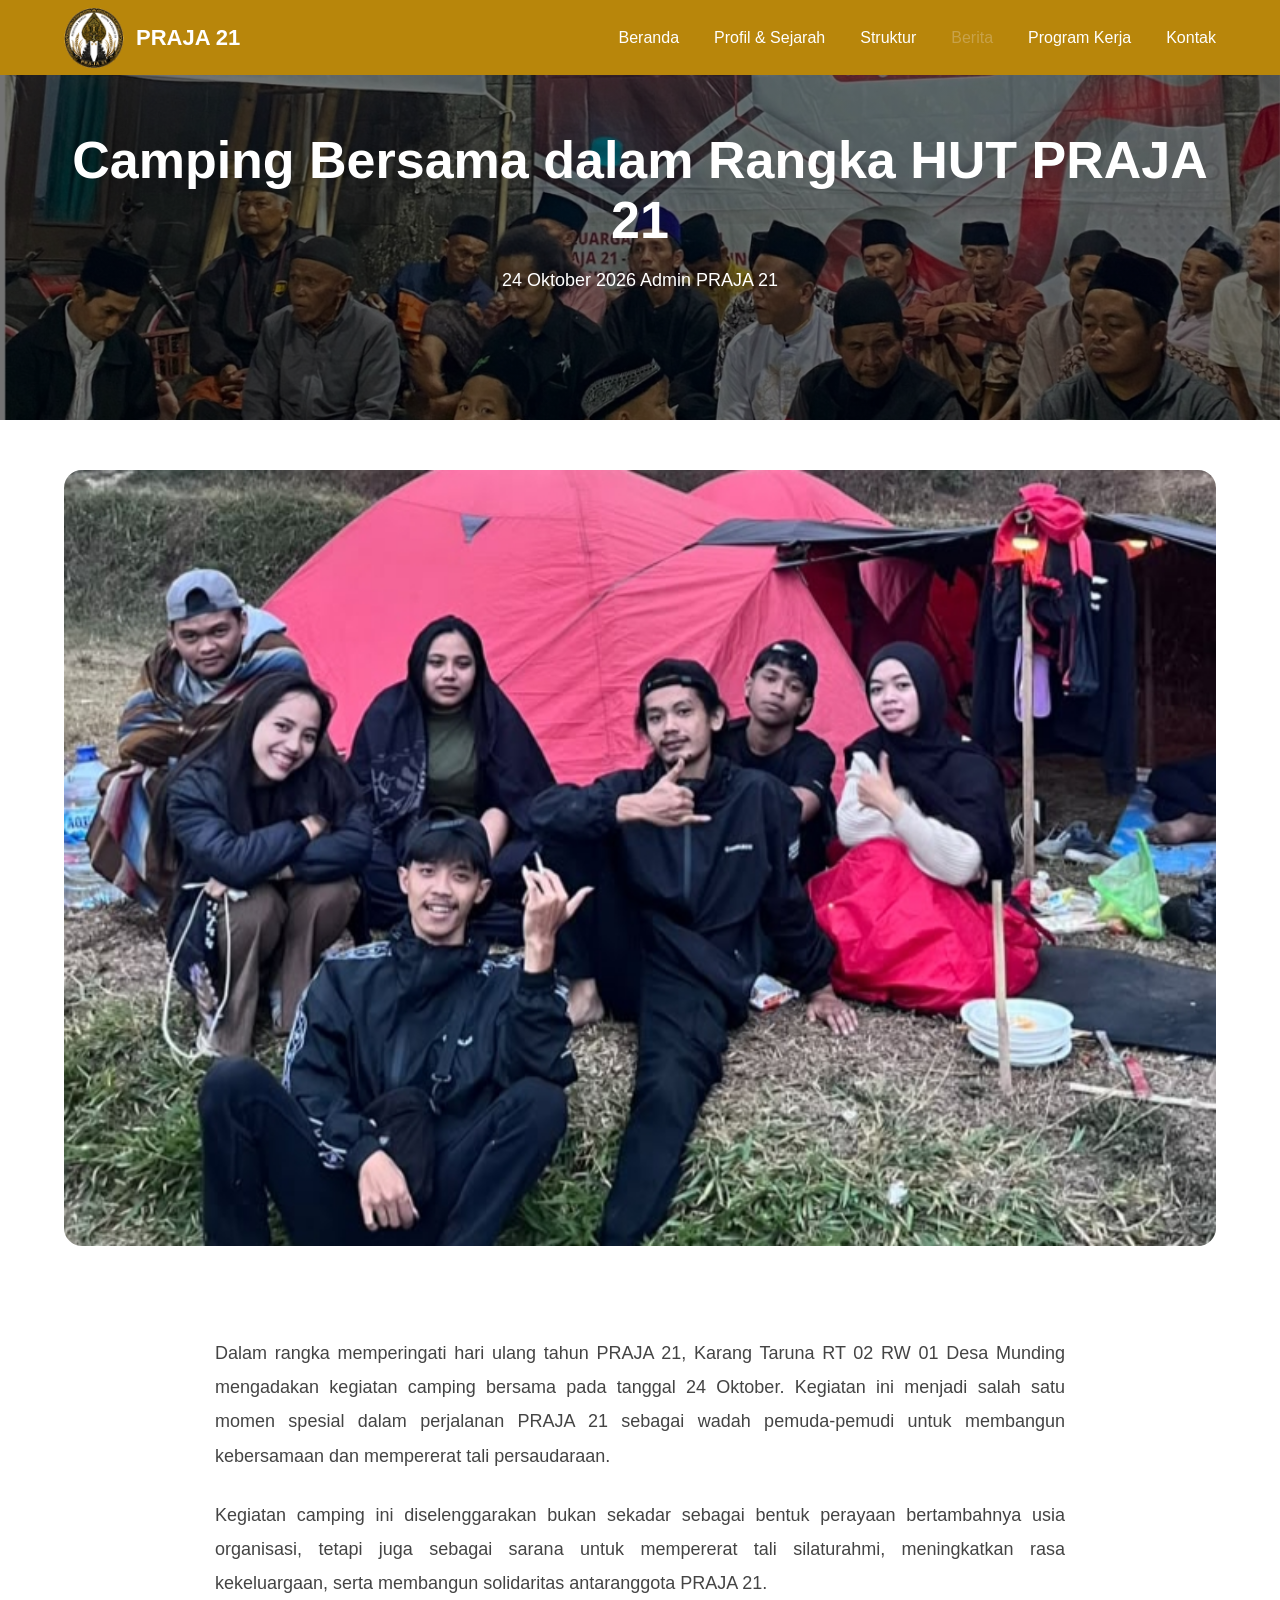
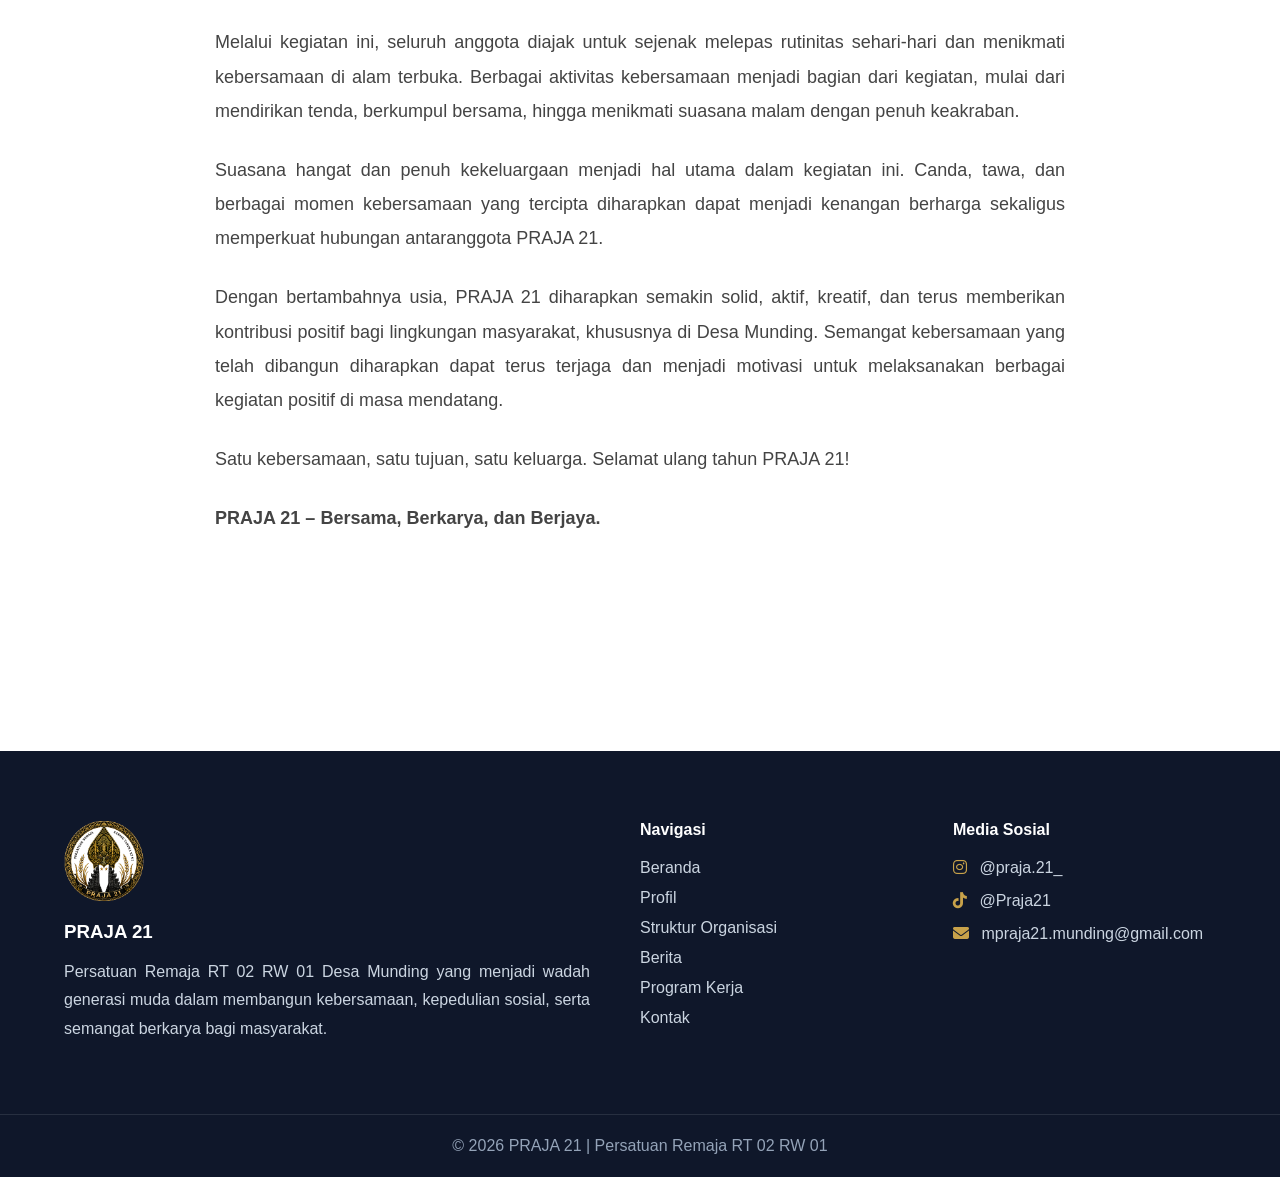
<file: news/camping.html>
<!DOCTYPE html>
<html lang="id">

<head>

<meta charset="UTF-8">
<meta name="viewport" content="width=device-width, initial-scale=1.0">

<title>Camping HUT PRAJA 21 | PRAJA 21</title>

<link rel="stylesheet" href="../css/reset.css">
<link rel="stylesheet" href="../css/variables.css">
<link rel="stylesheet" href="../css/style.css">
<link rel="stylesheet" href="../css/navbar.css">
<link rel="stylesheet" href="../css/news-detail.css">
<link rel="stylesheet" href="../css/footer.css">
<link rel="stylesheet" href="../css/responsive.css">

<link rel="stylesheet"
href="https://cdnjs.cloudflare.com/ajax/libs/font-awesome/6.7.2/css/all.min.css">

</head>

<body>

<!-- Copy Navbar -->
<header class="navbar">
    <div class="container">

        <a href="../index.html" class="logo">
            <img src="../assets/logo/logo-praja21.png" alt="Logo PRAJA 21">
            <span>PRAJA 21</span>
        </a>

        <nav class="nav-menu">
            <ul>
                <a href="../index.html">Beranda</a>
                <a href="../profile.html">Profil & Sejarah</a>
                <a href="../organisasi.html">Struktur</a>
                <a href="../berita.html" class="active">Berita</a>
                <a href="../proker.html">Program Kerja</a>
                <a href="../contact.html">Kontak</a>
            </ul>
        </nav>

        <div class="menu-toggle">
            <i class="fa-solid fa-bars"></i>
        </div>

    </div>
</header>

<main>

<section class="news-hero">

    <div class="container">

        <h1>Camping Bersama dalam Rangka HUT PRAJA 21</h1>

        <p>
            24 Oktober 2026
            Admin PRAJA 21
        </p>

    </div>

</section>

<section class="news-image">

    <div class="container">

        <img src="../assets/news/camping-praja21.jpg"
             alt="Kegiatan Camping dalam Rangka Ulang Tahun PRAJA 21">

    </div>

</section>

<section class="news-content">

    <div class="container">

        <p>
            Dalam rangka memperingati hari ulang tahun PRAJA 21,
            Karang Taruna RT 02 RW 01 Desa Munding mengadakan
            kegiatan camping bersama pada tanggal 24 Oktober.
            Kegiatan ini menjadi salah satu momen spesial dalam
            perjalanan PRAJA 21 sebagai wadah pemuda-pemudi
            untuk membangun kebersamaan dan mempererat tali
            persaudaraan.
        </p>

        <p>
            Kegiatan camping ini diselenggarakan bukan sekadar
            sebagai bentuk perayaan bertambahnya usia organisasi,
            tetapi juga sebagai sarana untuk mempererat tali
            silaturahmi, meningkatkan rasa kekeluargaan, serta
            membangun solidaritas antaranggota PRAJA 21.
        </p>

        <p>
            Melalui kegiatan ini, seluruh anggota diajak untuk
            sejenak melepas rutinitas sehari-hari dan menikmati
            kebersamaan di alam terbuka. Berbagai aktivitas
            kebersamaan menjadi bagian dari kegiatan, mulai dari
            mendirikan tenda, berkumpul bersama, hingga menikmati
            suasana malam dengan penuh keakraban.
        </p>

        <p>
            Suasana hangat dan penuh kekeluargaan menjadi hal
            utama dalam kegiatan ini. Canda, tawa, dan berbagai
            momen kebersamaan yang tercipta diharapkan dapat
            menjadi kenangan berharga sekaligus memperkuat
            hubungan antaranggota PRAJA 21.
        </p>

        <p>
            Dengan bertambahnya usia, PRAJA 21 diharapkan semakin
            solid, aktif, kreatif, dan terus memberikan kontribusi
            positif bagi lingkungan masyarakat, khususnya di
            Desa Munding. Semangat kebersamaan yang telah
            dibangun diharapkan dapat terus terjaga dan menjadi
            motivasi untuk melaksanakan berbagai kegiatan
            positif di masa mendatang.
        </p>

        <p>
            Satu kebersamaan, satu tujuan, satu keluarga.
            Selamat ulang tahun PRAJA 21!
        </p>

        <p>
            <strong>
                PRAJA 21 – Bersama, Berkarya, dan Berjaya.
            </strong>
        </p>

    </div>

</section>

</main>

<!-- Copy Footer -->
<footer>

    <div class="container footer-container">

        <div class="footer-about">

            <img src="../assets/logo/logo-praja21.png" alt="Logo">

            <h3>PRAJA 21</h3>

            <p>
                Persatuan Remaja RT 02 RW 01 Desa Munding yang menjadi wadah
                generasi muda dalam membangun kebersamaan, kepedulian sosial,
                serta semangat berkarya bagi masyarakat.
            </p>

        </div>

        <div class="footer-menu">

            <h4>Navigasi</h4>

            <a href="../index.html">Beranda</a>

            <a href="../profile.html">Profil</a>

            <a href="../organisasi.html">Struktur Organisasi</a>

            <a href="../berita.html">Berita</a>

            <a href="../proker.html">Program Kerja</a>

            <a href="../contact.html">Kontak</a>

        </div>

        <div class="footer-contact">

            <h4>Media Sosial</h4>

            <p>
                <i class="fa-brands fa-instagram"></i>
                @praja.21_
            </p>

            <p>
                <i class="fa-brands fa-tiktok"></i>
                @Praja21
            </p>

            <p>
                <i class="fa-solid fa-envelope"></i>
                mpraja21.munding@gmail.com
            </p>

        </div>

    </div>

    <div class="footer-bottom">

        © 2026 PRAJA 21 | Persatuan Remaja RT 02 RW 01

    </div>

</footer>

<script src="../js/navbar.js"></script>

</body>
</html>
</file>
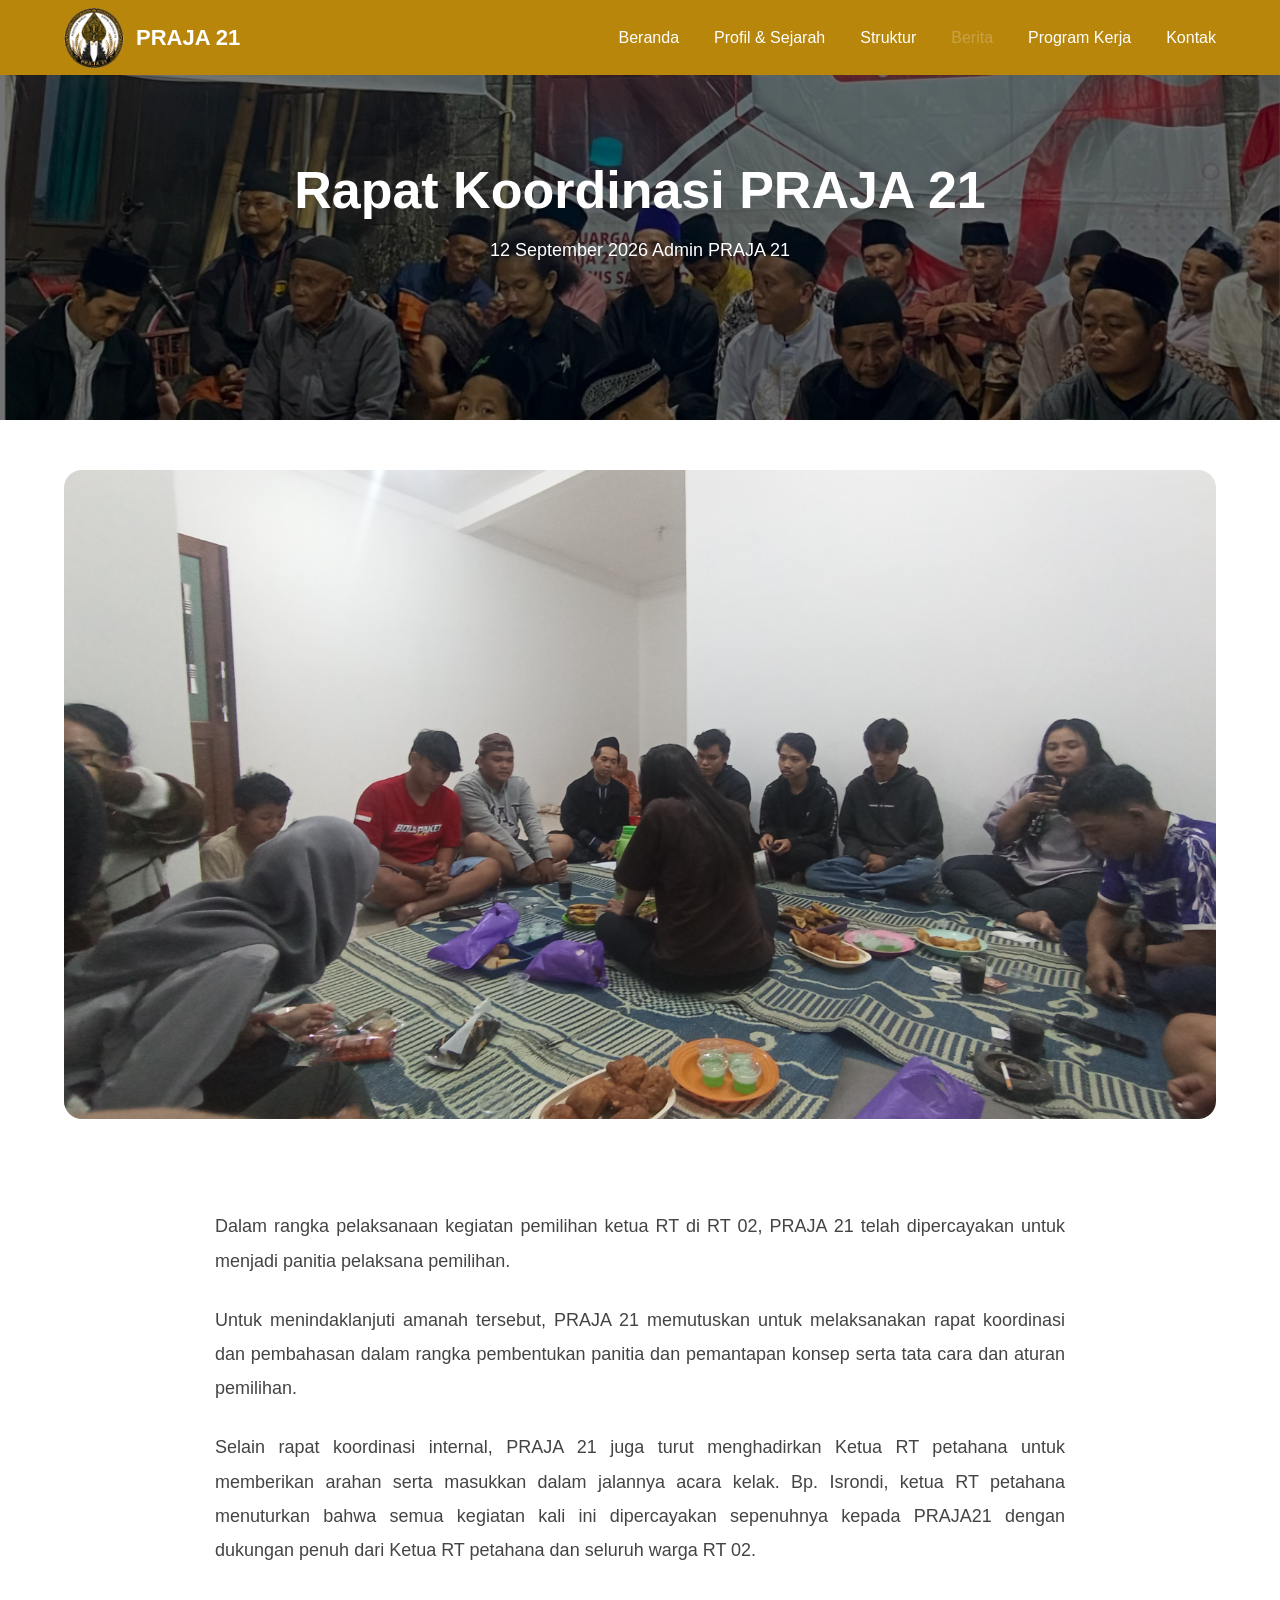
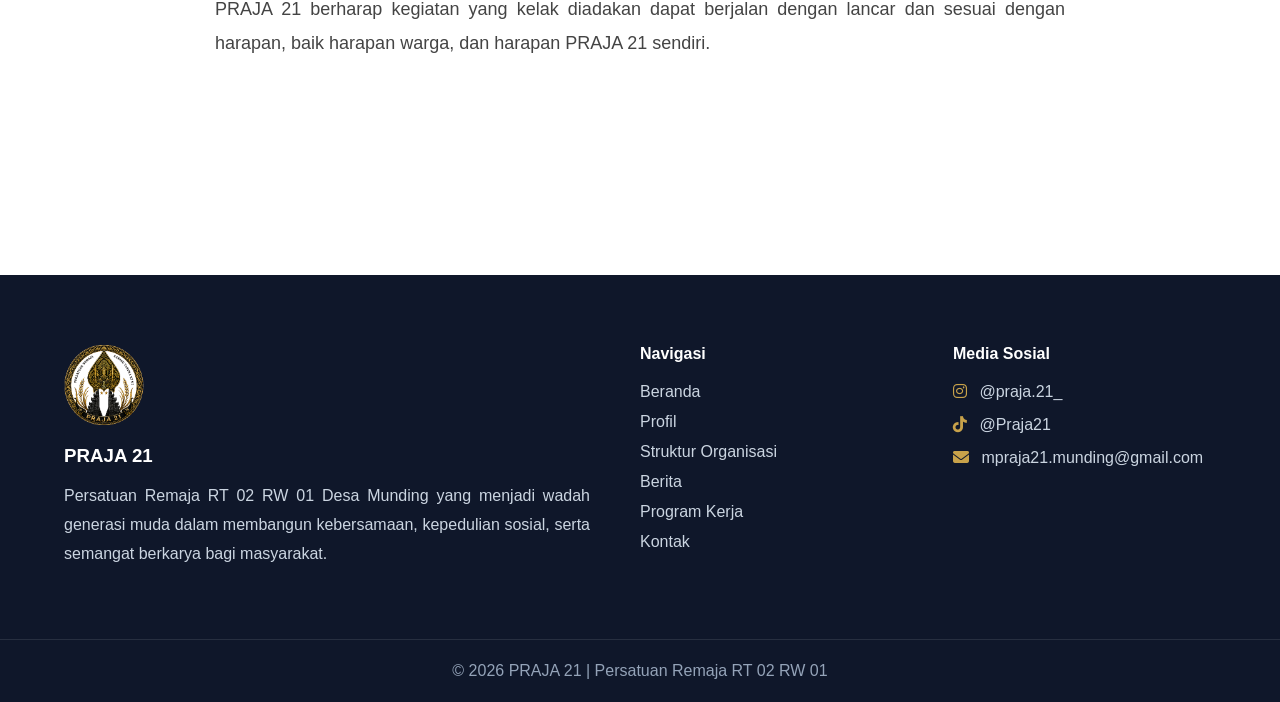
<file: news/rapat-september.html>
<!DOCTYPE html>
<html lang="id">

<head>

<meta charset="UTF-8">
<meta name="viewport" content="width=device-width, initial-scale=1.0">

<title>Tuguran Kemerdekaan 2026 | PRAJA 21</title>

<link rel="stylesheet" href="../css/reset.css">
<link rel="stylesheet" href="../css/variables.css">
<link rel="stylesheet" href="../css/style.css">
<link rel="stylesheet" href="../css/navbar.css">
<link rel="stylesheet" href="../css/news-detail.css">
<link rel="stylesheet" href="../css/footer.css">
<link rel="stylesheet" href="../css/responsive.css">

<link rel="stylesheet"
href="https://cdnjs.cloudflare.com/ajax/libs/font-awesome/6.7.2/css/all.min.css">

</head>

<body>

<!-- Copy Navbar -->
<header class="navbar">
    <div class="container">

<a href="../index.html" class="logo">
    <img src="../assets/logo/logo-praja21.png" alt="Logo PRAJA 21">
    <span>PRAJA 21</span>
</a>

        <nav class="nav-menu">
            <ul>
                <a href="../index.html">Beranda</a>
<a href="../profile.html">Profil & Sejarah</a>
<a href="../organisasi.html">Struktur</a>
<a href="../berita.html" class="active">Berita</a>
<a href="../proker.html">Program Kerja</a>
<a href="../contact.html">Kontak</a>
            </ul>
        </nav>

        <div class="menu-toggle">
            <i class="fa-solid fa-bars"></i>
        </div>

    </div>
</header>
  <main>
<section class="news-hero">

<div class="container">

<h1>Rapat Koordinasi PRAJA 21</h1>

<p>

12 September 2026
Admin PRAJA 21

</p>

</div>
</section>
    <section class="news-image">

    <div class="container">

        <img src="../assets/news/rapat-september.jpg"
             alt="Tuguran Kemerdekaan 2026">

    </div>

</section>

<section class="news-content">

<div class="container">

<p>
Dalam rangka pelaksanaan kegiatan pemilihan ketua RT di RT 02, PRAJA 21 telah
dipercayakan untuk menjadi panitia pelaksana pemilihan.
</p>

<p>
Untuk menindaklanjuti amanah tersebut, PRAJA 21 memutuskan untuk melaksanakan rapat
koordinasi dan pembahasan dalam rangka pembentukan panitia dan pemantapan konsep
serta tata cara dan aturan pemilihan.
</p>

<p>
Selain rapat koordinasi internal, PRAJA 21 juga turut menghadirkan Ketua RT petahana 
untuk memberikan arahan serta masukkan dalam jalannya acara kelak. Bp. Isrondi, ketua RT petahana
menuturkan bahwa semua kegiatan kali ini dipercayakan sepenuhnya kepada PRAJA21 dengan dukungan
penuh dari Ketua RT petahana dan seluruh warga RT 02.
</p>

<p>
PRAJA 21 berharap kegiatan yang kelak diadakan dapat berjalan dengan lancar dan
sesuai dengan harapan, baik harapan warga, dan harapan PRAJA 21 sendiri.
</p>

</div>

</section>
</main>

<!-- Copy Footer -->
<footer>

    <div class="container footer-container">

        <div class="footer-about">

            <img src="../assets/logo/logo-praja21.png" alt="Logo">

            <h3>PRAJA 21</h3>

            <p>
                Persatuan Remaja RT 02 RW 01 Desa Munding yang menjadi wadah
                generasi muda dalam membangun kebersamaan, kepedulian sosial,
                serta semangat berkarya bagi masyarakat.
            </p>

        </div>

        <div class="footer-menu">

            <h4>Navigasi</h4>

            <a href="index.html">Beranda</a>

            <a href="profile.html">Profil</a>

            <a href="organisasi.html">Struktur Organisasi</a>

            <a href="news.html">Berita</a>

            <a href="proker.html">Program Kerja</a>

            <a href="contact.html">Kontak</a>

        </div>

        <div class="footer-contact">

            <h4>Media Sosial</h4>

            <p>
                <i class="fa-brands fa-instagram"></i>
                @praja.21_
            </p>

            <p>
                <i class="fa-brands fa-tiktok"></i>
                @Praja21
            </p>

            <p>
                <i class="fa-solid fa-envelope"></i>
                mpraja21.munding@gmail.com
            </p>

        </div>

    </div>

    <div class="footer-bottom">

        © 2026 PRAJA 21 | Persatuan Remaja RT 02 RW 01

    </div>

</footer>
<script src="../js/navbar.js"></script>

</body>

</html>
</file>
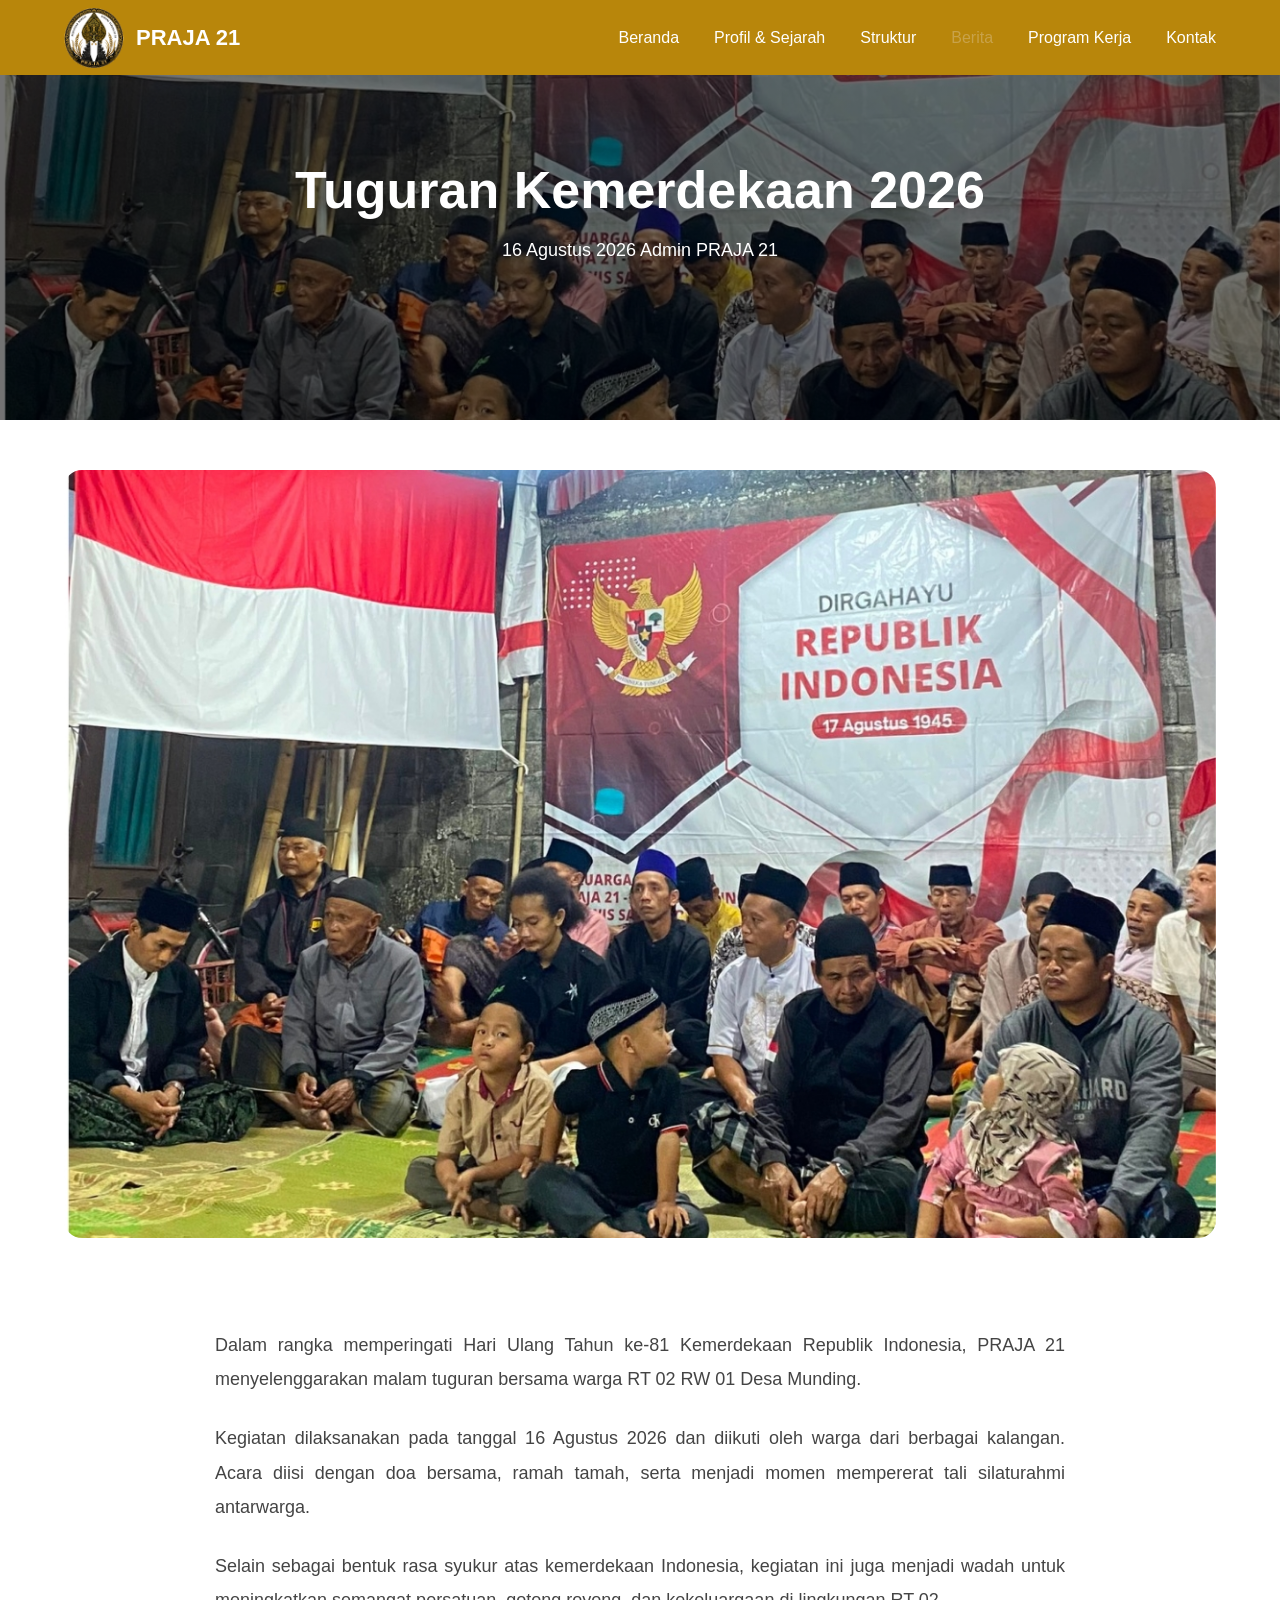
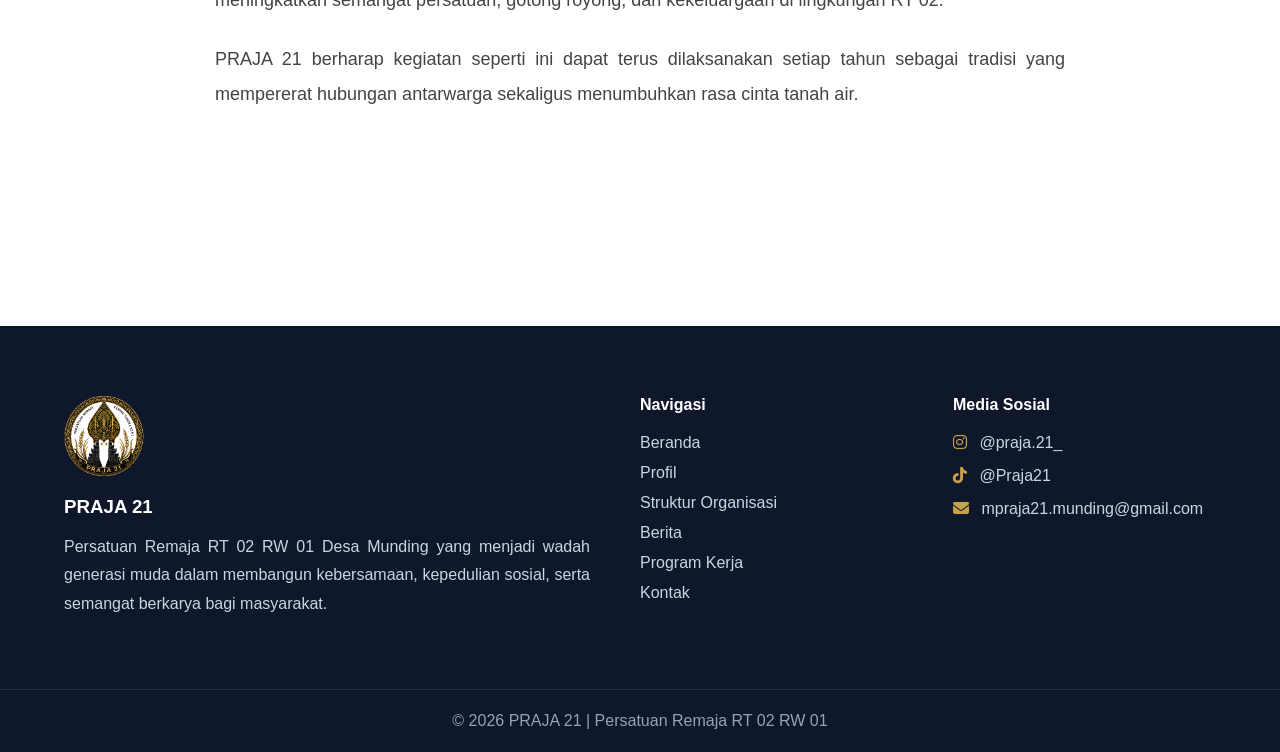
<file: news/tuguran-kemerdekaan.html>
<!DOCTYPE html>
<html lang="id">

<head>

<meta charset="UTF-8">
<meta name="viewport" content="width=device-width, initial-scale=1.0">

<title>Tuguran Kemerdekaan 2026 | PRAJA 21</title>

<link rel="stylesheet" href="../css/reset.css">
<link rel="stylesheet" href="../css/variables.css">
<link rel="stylesheet" href="../css/style.css">
<link rel="stylesheet" href="../css/navbar.css">
<link rel="stylesheet" href="../css/news-detail.css">
<link rel="stylesheet" href="../css/footer.css">
<link rel="stylesheet" href="../css/responsive.css">

<link rel="stylesheet"
href="https://cdnjs.cloudflare.com/ajax/libs/font-awesome/6.7.2/css/all.min.css">

</head>

<body>

<!-- Copy Navbar -->
<header class="navbar">
    <div class="container">

<a href="../index.html" class="logo">
    <img src="../assets/logo/logo-praja21.png" alt="Logo PRAJA 21">
    <span>PRAJA 21</span>
</a>

        <nav class="nav-menu">
            <ul>
                <a href="../index.html">Beranda</a>
<a href="../profile.html">Profil & Sejarah</a>
<a href="../organisasi.html">Struktur</a>
<a href="../berita.html" class="active">Berita</a>
<a href="../proker.html">Program Kerja</a>
<a href="../contact.html">Kontak</a>
            </ul>
        </nav>

        <div class="menu-toggle">
            <i class="fa-solid fa-bars"></i>
        </div>

    </div>
</header>
  <main>
<section class="news-hero">

<div class="container">

<h1>Tuguran Kemerdekaan 2026</h1>

<p>

16 Agustus 2026
Admin PRAJA 21

</p>

</div>
</section>
    <section class="news-image">

    <div class="container">

        <img src="../assets/news/tuguran.jpg"
             alt="Tuguran Kemerdekaan 2026">

    </div>

</section>

<section class="news-content">

<div class="container">

<p>
Dalam rangka memperingati Hari Ulang Tahun ke-81 Kemerdekaan Republik Indonesia,
PRAJA 21 menyelenggarakan malam tuguran bersama warga RT 02 RW 01 Desa Munding.
</p>

<p>
Kegiatan dilaksanakan pada tanggal 16 Agustus 2026 dan diikuti oleh warga dari
berbagai kalangan. Acara diisi dengan doa bersama, ramah tamah, serta menjadi
momen mempererat tali silaturahmi antarwarga.
</p>

<p>
Selain sebagai bentuk rasa syukur atas kemerdekaan Indonesia, kegiatan ini juga
menjadi wadah untuk meningkatkan semangat persatuan, gotong royong, dan
kekeluargaan di lingkungan RT 02.
</p>

<p>
PRAJA 21 berharap kegiatan seperti ini dapat terus dilaksanakan setiap tahun
sebagai tradisi yang mempererat hubungan antarwarga sekaligus menumbuhkan rasa
cinta tanah air.
</p>

</div>

</section>
</main>

<!-- Copy Footer -->
<footer>

    <div class="container footer-container">

        <div class="footer-about">

            <img src="../assets/logo/logo-praja21.png" alt="Logo">

            <h3>PRAJA 21</h3>

            <p>
                Persatuan Remaja RT 02 RW 01 Desa Munding yang menjadi wadah
                generasi muda dalam membangun kebersamaan, kepedulian sosial,
                serta semangat berkarya bagi masyarakat.
            </p>

        </div>

        <div class="footer-menu">

            <h4>Navigasi</h4>

            <a href="index.html">Beranda</a>

            <a href="profile.html">Profil</a>

            <a href="organisasi.html">Struktur Organisasi</a>

            <a href="berita.html">Berita</a>

            <a href="proker.html">Program Kerja</a>

            <a href="contact.html">Kontak</a>

        </div>

        <div class="footer-contact">

            <h4>Media Sosial</h4>

            <p>
                <i class="fa-brands fa-instagram"></i>
                @praja.21_
            </p>

            <p>
                <i class="fa-brands fa-tiktok"></i>
                @Praja21
            </p>

            <p>
                <i class="fa-solid fa-envelope"></i>
                mpraja21.munding@gmail.com
            </p>

        </div>

    </div>

    <div class="footer-bottom">

        © 2026 PRAJA 21 | Persatuan Remaja RT 02 RW 01

    </div>

</footer>
<script src="../js/navbar.js"></script>

</body>

</html>
</file>
<file: css/variables.css>
:root{
    --primary:#111111;
    --secondary:#5B3A29;
    --accent:#C8A24A;
    --white:#ffffff;
    --light:#f5f5f5;
    --text:#222222;

    --shadow:0 10px 30px rgba(0,0,0,.12);

    --radius:14px;

    --transition:.3s ease;
}
</file>
<file: css/style.css>
.container{
    width:90%;
    max-width:1200px;
    margin:auto;
}
#backToTop{

    position:fixed;

    right:25px;

    bottom:25px;

    width:50px;

    height:50px;

    background:#C8A24A;

    color:#fff;

    border-radius:50%;

    display:flex;

    justify-content:center;

    align-items:center;

    text-decoration:none;

    font-size:20px;

    box-shadow:0 10px 25px rgba(0,0,0,.2);

    opacity:0;

    visibility:hidden;

    transition:.3s;

    z-index:999;

}

#backToTop.show{

    opacity:1;

    visibility:visible;

}

#backToTop:hover{

    transform:translateY(-5px);

}
html{

    scroll-behavior:smooth;

}
html,
body{

    width:100%;

    overflow-x:hidden;

}
</file>
<file: css/navbar.css>
/* ===========================
   NAVBAR
=========================== */

.navbar{

    position:fixed;

    top:0;

    left:0;

    width:100%;

    z-index:9999;

    transition:.35s ease;

    background:darkgoldenrod;

}
.navbar.scrolled{
    background:#111111;
    box-shadow:0 5px 20px rgba(0,0,0,.15);
}

.navbar .container{
    height:75px;

    display:flex;
    justify-content:space-between;
    align-items:center;
}
.logo{
    display:flex;
    align-items:center;
    gap:12px;

    color:white;
}

.logo img{
    width:60px;
    height:auto;
    object-fit: contain;
    transition:.3s;
}

.logo span{

    font-size:22px;
    font-weight:700;
}
.nav-menu ul{

    display:flex;

    gap:35px;

}

.nav-menu a{

    color:white;

    font-weight:500;

    position:relative;

    transition:.3s;
}
.nav-menu a::after{

    content:"";

    position:absolute;

    left:0;

    bottom:-8px;

    width:0;

    height:2px;

    background:#C8A24A;

    transition:.3s;

}

.nav-menu a:hover::after{

    width:100%;

}
.nav-menu .active{

    color:#C8A24A;

}
.menu-toggle{

    display:none;

    font-size:24px;

    color:white;

    cursor:pointer;

}
.navbar.scrolled .logo img{

    width:50px;

}

.logo img{

    width:60px;

    transition:.3s;

}
@media (max-width:768px){

    .menu-toggle{
        display:block;
        font-size:28px;
        cursor:pointer;
    }

.nav-menu{

    position:fixed;

    top:75px;

    left:0;

    width:100%;

    background:#111;

    display:none;

    padding:20px 0;

    z-index:9998;

}
  .nav-menu ul{

    display:flex;

    flex-direction:column;

    gap:20px;

    align-items:center;

    margin:0;

    padding:0;

}

.nav-menu ul li{

    width:100%;

    text-align:center;

}

.nav-menu ul li a{

    display:block;

    color:white;

    padding:12px 20px;

}

.nav-menu ul li a:hover{

    background:#C8A24A;

}

    .nav-menu.active{

        display:block;

    }

    .nav-menu ul{

        flex-direction:column;

        align-items:center;

        gap:20px;

    }

}
</file>
<file: css/footer.css>
footer{

    background:#0f172a;

    color:#fff;

    margin-top:120px;

}

.footer-container{

    display:grid;

    grid-template-columns:2fr 1fr 1fr;

    gap:50px;

    padding:70px 0;

}

.footer-about img{

    width:80px;

    margin-bottom:20px;

}

.footer-about h3{

    margin-bottom:15px;

}

.footer-about p{

    color:#cbd5e1;

    line-height:1.8;

    text-align:justify;

}

.footer-menu h4,
.footer-contact h4{

    margin-bottom:20px;

}

.footer-menu{

    display:flex;

    flex-direction:column;

}

.footer-menu a{

    color:#cbd5e1;

    text-decoration:none;

    margin-bottom:12px;

    transition:.3s;

}

.footer-menu a:hover{

    color:#C8A24A;

}

.footer-contact p{

    color:#cbd5e1;

    margin-bottom:15px;

}

.footer-contact i{

    color:#C8A24A;

    margin-right:8px;

}

.footer-bottom{

    text-align:center;

    padding:22px;

    border-top:1px solid rgba(255,255,255,.1);

    color:#94a3b8;

}
</file>
<file: css/berita-page.css>
.page-header{

    height:320px;

    background:
    linear-gradient(rgba(0,0,0,.55),rgba(0,0,0,.55)),
    url("../assets/hero/hero-1.jpg");

    background-size:cover;
    background-position:center;

    display:flex;

    justify-content:center;

    align-items:center;

    text-align:center;

    color:white;

}

.page-header h1{

    font-size:56px;

    margin-bottom:15px;

}
#featured-news{

padding:120px 0;

}

.featured-news{

    display:grid;

    grid-template-columns:repeat(auto-fit,minmax(320px,1fr));

    gap:40px;

    margin-top:50px;

    align-items:center;

}

.featured-news img{

    width:100%;

    height:300px;

    object-fit:cover;

    border-radius:20px;

}
.featured-news div{

    width:100%;

}

.news-date{

display:inline-block;

background:#C8A24A;

color:white;

padding:8px 18px;

border-radius:50px;

margin-bottom:20px;

}

.featured-news p{

line-height:1.9;

text-align:justify;

margin-bottom:30px;

}
#all-news{

    padding:120px 0;

    background:#f8f9fb;

}

.news-grid{

    display:grid;

    grid-template-columns:repeat(auto-fit,minmax(320px,1fr));

    gap:30px;

    margin-top:50px;

}

.news-card{

    background:#fff;

    border-radius:20px;

    overflow:hidden;

    box-shadow:0 10px 30px rgba(0,0,0,.08);

    transition:.3s;

}

.news-card:hover{

    transform:translateY(-8px);

}

.news-card img{

    width:100%;

    height:220px;

    object-fit:cover;

}

.news-content{

    padding:25px;

}

.news-content h3{

    margin:15px 0;

}

.news-content p{

    color:#666;

    line-height:1.8;

    text-align:justify;

    margin-bottom:20px;

}

.news-content a{

    color:#C8A24A;

    font-weight:600;

}
.news-card img{

    width:100%;

    height:220px;

    object-fit:cover;

    transition:.35s;

}

.news-card:hover img{

    transform:scale(1.05);

}
</file>
<file: css/responsive.css>
@media(max-width:900px){

    .nav-menu{

        display:none;

    }

    .menu-toggle{

        display:block;

    }

}
@media(max-width:768px){

    .anggota-grid{

        grid-template-columns:repeat(2,1fr);

    }

}
@media(max-width:1024px){

    .anggota-grid{

        grid-template-columns:repeat(4,1fr);

    }

}
@media(max-width:768px){

    .profil-container{

        grid-template-columns:1fr;

    }

}
@media (max-width:768px){

    .logo-container{

        grid-template-columns:1fr;

        gap:30px;

    }

    .logo-image{

        text-align:center;

    }

    .logo-image img{

        max-width:220px;

    }

}
@media (max-width:768px){

    .sambutan-container{

        grid-template-columns:1fr;

        gap:40px;

    }

}
@media(max-width:768px){

    .featured-news{

        grid-template-columns:1fr;

    }

    .featured-news img{

        height:220px;

    }

}
@media(max-width:768px){

    .rutin-item{

        flex-direction:column;

        text-align:center;

    }

    .rutin-icon{

        margin:auto;

    }

}
</file>
<file: css/section.css>
#about{

    padding:120px 0;

    background:#ffffff;

}
.about-content-full{

    max-width:850px;

    margin:auto;

    text-align:center;

}
.about-image img{

    width:100%;

    border-radius:24px;

    box-shadow:0 20px 60px rgba(0,0,0,.15);

}
.about-content-full h2{

    font-size:52px;

    margin:15px 0;

}
.about-content-full p{

    line-height:1.9;
    color:#666;
    margin-bottom:18px;

    text-align: justify;
    text-justify: inter-word;

}
.about-list{

    margin:30px 0;

}

.about-list li{

    margin-bottom:15px;

}
.about-content-full .about-list{

    list-style:none;

    margin:30px 0;

    padding:0;

}

.about-content-full .about-list li{

    margin-bottom:12px;

    font-weight:600;

}

.about-content-full .btn-primary{

    display:inline-block;

    margin-top:15px;

}
#stats{

    padding:100px 0;

    background:#f8f8f8;

    text-align:center;

}

.stats-grid{

    margin-top:50px;

    display:grid;

    grid-template-columns:repeat(auto-fit,minmax(180px,1fr));

    gap:25px;

}

.stat-card{

    background:white;

    padding:45px 25px;

    border-radius:20px;

    box-shadow:0 10px 35px rgba(0,0,0,.08);

    transition:.3s;

}

.stat-card:hover{

    transform:translateY(-8px);

}

.stat-card h3{

    font-size:48px;

    color:#C8A24A;

    margin-bottom:10px;

}

.stat-card p{

    text-align:center;

    color:#666;

    font-size:18px;

}
#news{

    padding:120px 0;

    background:#ffffff;

}

.news-grid{

    margin-top:50px;

}

.news-card{

    background:#fff;

    border-radius:24px;

    overflow:hidden;

    box-shadow:0 15px 40px rgba(0,0,0,.08);

    transition:.3s;

}

.news-card:hover{

    transform:translateY(-8px);

}

.news-card img{

    width:100%;

    height:400px;

    object-fit:cover;

}

.news-content{

    padding:35px;

}

.news-date{

    color:#C8A24A;

    font-weight:600;

}

.news-content h3{

    margin:15px 0;

    font-size:32px;

}

.news-content p{

    text-align:justify;

    line-height:1.9;

    color:#666;

    margin-bottom:25px;

}

#program{

    padding:120px 0;

    background:#f8f8f8;

}

.program-wrapper{

    display:grid;

    grid-template-columns:repeat(auto-fit,minmax(350px,1fr));

    gap:30px;

    margin-top:50px;

}

.program-category{

    background:#fff;

    padding:35px;

    border-radius:20px;

    box-shadow:0 10px 30px rgba(0,0,0,.08);

}

.program-category h3{

    display:flex;

    align-items:center;

    gap:10px;

    margin-bottom:25px;

    font-size:26px;

}

.program-category h3 i{

    color:#C8A24A;

}

.program-list{

    list-style:none;

    padding:0;

    margin:0;

}

.program-list li{

    display:flex;

    align-items:center;

    gap:15px;

    padding:18px 0;

    border-bottom:1px solid #eee;

    font-size:17px;

}

.program-list li:last-child{

    border-bottom:none;

}

.program-list li i{

    color:#C8A24A;

    width:22px;

    text-align:center;

}
#organization{

    padding:120px 0;

    background:#fff;

    text-align:center;

}

.leader-grid{

    display:grid;

    grid-template-columns:repeat(2, 1fr);

    gap:30px;

    max-width:700px;

    margin:50px auto;

}

.leader-card{

    width:100%;

    background:#fff;

    border-radius:20px;

    padding:30px 20px;

    box-shadow:0 10px 30px rgba(0,0,0,.08);

    transition:.3s;

}

.leader-card:hover{

    transform:translateY(-8px);

}

.leader-avatar{

    width:90px;

    height:90px;

    margin:auto;

    border-radius:50%;

    background:#C8A24A;

    color:white;

    display:flex;

    justify-content:center;

    align-items:center;

    font-size:34px;

    margin-bottom:20px;

}

.leader-card h3{

    margin-bottom:8px;

}

.leader-card span{

    color:#666;

}

.anggota-title{

    margin-top:60px;

    margin-bottom:30px;

}

.anggota-grid{

    display:grid;

    grid-template-columns:repeat(5,1fr);

    gap:18px;

    margin-top:30px;

}

.anggota-grid span{

    background:#f8f8f8;

    padding:16px;

    border-radius:12px;

    text-align:center;

    font-weight:600;

    transition:.3s;

    box-shadow:0 8px 20px rgba(0,0,0,.05);

}
.anggota-grid span:hover{

    background:#C8A24A;

    color:#fff;

    transform:translateY(-5px);

}
#contact{

    padding:120px 0;

    background:#f8f8f8;

}

.contact-grid{

    display:grid;

    grid-template-columns:repeat(auto-fit,minmax(220px,1fr));

    gap:25px;

    margin-top:50px;

}

.contact-card{

    background:#fff;

    border-radius:20px;

    padding:35px 25px;

    text-align:center;

    box-shadow:0 10px 30px rgba(0,0,0,.08);

    transition:.3s;

}

.contact-card:hover{

    transform:translateY(-8px);

}

.contact-card i{

    font-size:40px;

    color:#C8A24A;

    margin-bottom:20px;

}

.contact-card h3{

    margin-bottom:12px;

}

.contact-card p{

    text-align:center;

    color:#666;

    line-height:1.8;

}

.contact-card a{

    text-decoration:none;

    color:#666;

    transition:.3s;

    word-break:break-word;

}

.contact-card a:hover{

    color:#C8A24A;

}

.map-box{

    margin-top:60px;

    border-radius:20px;

    overflow:hidden;

    box-shadow:0 15px 40px rgba(0,0,0,.08);

}

.map-box iframe{

    width:100%;

    height:450px;

    border:none;

}
#gallery{

    padding:120px 0;

    background:#fff;

}

.gallery-slider{

    overflow-x:auto;

    scroll-behavior:smooth;

    margin-top:50px;

    padding-bottom:15px;

}

.gallery-slider::-webkit-scrollbar{

    height:8px;

}

.gallery-slider::-webkit-scrollbar-thumb{

    background:#C8A24A;

    border-radius:20px;

}

.gallery-track{

    display:flex;

    gap:25px;

    width:max-content;

    padding:0;

}

.gallery-track img{

    width:380px;

    height:250px;

    object-fit:cover;

    border-radius:18px;

    transition:.35s;

    cursor:pointer;

    box-shadow:0 12px 35px rgba(0,0,0,.12);

}

.gallery-track img:hover{

    transform:scale(1.05);

}
</file>
<file: css/profile.css>
#profile-hero{

    position:relative;

    height:70vh;

    overflow:hidden;

}

#profile-hero img{

    width:100%;

    height:100%;

    object-fit:cover;

}

.profile-overlay{

    position:absolute;

    inset:0;

    background:rgba(0,0,0,.55);

    z-index:1;

}

.profile-hero-content{

    position:absolute;

    inset:0;

    z-index:2;

    color:#fff;

    display:flex;

    flex-direction:column;

    justify-content:center;

}

.profile-hero-content h1{

    font-size:clamp(3rem,7vw,5rem);

    margin:15px 0;

}

.profile-hero-content p{

    max-width:700px;

    line-height:1.8;

    font-size:18px;

}
#profil{

    padding:120px 0;

    background:#fff;

}

.profil-container{

    display:grid;

    grid-template-columns:repeat(auto-fit,minmax(320px,1fr));

    gap:40px;

    align-items:start;

}

.profil-content h2{

    font-size:44px;

    margin:15px 0 25px;

}

.profil-content p{

    text-align:justify;

    line-height:1.9;

    margin-bottom:18px;

    color:#555;

}

.profil-info{

    display:flex;

    flex-direction:column;

    gap:20px;

}

.info-card{

    background:#fff;

    border-radius:18px;

    padding:24px;

    display:flex;

    gap:18px;

    align-items:center;

    box-shadow:0 12px 30px rgba(0,0,0,.08);

    transition:.3s;

    overflow:hidden;

}

.info-card:hover{

    transform:translateY(-6px);

}

.info-card i{

    width:60px;

    height:60px;

    min-width:60px;

    min-height:60px;

    flex-shrink:0;

    aspect-ratio:1/1;

    border-radius:50%;

    background:#C8A24A;

    color:#fff;

    display:flex;

    justify-content:center;

    align-items:center;

    font-size:22px;

    line-height:1;

}

.info-card h4{

    margin-bottom:6px;

}

.info-card p{

    color:#666;

}
#sejarah{

    padding:120px 0;

    background:#f8f9fb;

}

.history-text{

    max-width:900px;

    margin:40px auto;

}

.history-text p{

    text-align:justify;

    line-height:1.9;

    color:#555;

    margin-bottom:20px;

}

.history-grid{

    display:grid;

    grid-template-columns:repeat(auto-fit,minmax(220px,1fr));

    gap:25px;

    margin-top:50px;

}

.history-card{

    background:#fff;

    padding:30px;

    border-radius:18px;

    text-align:center;

    box-shadow:0 10px 30px rgba(0,0,0,.08);

    transition:.3s;

}

.history-card:hover{

    transform:translateY(-8px);

}

.history-card i{

    width:70px;

    height:70px;

    background:#C8A24A;

    color:#fff;

    border-radius:50%;

    display:flex;

    justify-content:center;

    align-items:center;

    margin:auto;

    margin-bottom:20px;

    font-size:28px;

}

.history-card h3{

    margin-bottom:15px;

}

.history-card p{

    color:#666;

    line-height:1.7;

}
#visi-misi{

    padding:120px 0;

    background:#fff;

}

.visi-box{

    margin:50px auto;

    max-width:900px;

    background:#C8A24A;

    color:#fff;

    padding:50px;

    border-radius:24px;

    text-align:center;

}

.visi-box i{

    font-size:42px;

    margin-bottom:20px;

}

.visi-box h3{

    margin-bottom:20px;

    font-size:30px;

}

.visi-box p{

    font-size:20px;

    line-height:1.8;

}

.misi-title{

    text-align:center;

    margin-bottom:40px;

    font-size:34px;

}

.misi-grid{

    display:grid;

    grid-template-columns:repeat(auto-fit,minmax(260px,1fr));

    gap:25px;

}

.misi-card{

    background:#f8f8f8;

    border-radius:18px;

    padding:30px;

    text-align:center;

    transition:.3s;

}

.misi-card:hover{

    transform:translateY(-8px);

}

.misi-card i{

    width:70px;

    height:70px;

    border-radius:50%;

    background:#C8A24A;

    color:white;

    display:flex;

    justify-content:center;

    align-items:center;

    margin:auto;

    margin-bottom:20px;

    font-size:28px;

}

.misi-card p{

    line-height:1.8;

    color:#555;

}
#tujuan{

    padding:120px 0;

    background:#f8f9fb;

}

.tujuan-grid{

    display:grid;

    grid-template-columns:repeat(auto-fit,minmax(260px,1fr));

    gap:30px;

    margin-top:50px;

}

.tujuan-card{

    background:#fff;

    padding:35px;

    border-radius:20px;

    text-align:center;

    box-shadow:0 10px 30px rgba(0,0,0,.08);

    transition:.3s;

}

.tujuan-card:hover{

    transform:translateY(-8px);

}

.tujuan-card i{

    width:75px;

    height:75px;

    margin:auto;

    margin-bottom:20px;

    border-radius:50%;

    background:#C8A24A;

    color:#fff;

    display:flex;

    justify-content:center;

    align-items:center;

    font-size:30px;

}

.tujuan-card h3{

    margin-bottom:15px;

}

.tujuan-card p{

    color:#666;

    line-height:1.8;

}
#nilai{

    padding:120px 0;

    background:#fff;

}

.nilai-grid{

    display:grid;

    grid-template-columns:repeat(auto-fit,minmax(250px,1fr));

    gap:25px;

    margin-top:50px;

}

.nilai-card{

    background:#f8f9fb;

    padding:35px 30px;

    border-radius:20px;

    text-align:center;

    transition:.3s;

}

.nilai-card:hover{

    transform:translateY(-8px);

    box-shadow:0 12px 30px rgba(0,0,0,.08);

}

.nilai-card i{

    width:70px;

    height:70px;

    margin:auto;

    margin-bottom:20px;

    border-radius:50%;

    background:#C8A24A;

    color:white;

    display:flex;

    justify-content:center;

    align-items:center;

    font-size:28px;

}

.nilai-card h3{

    margin-bottom:15px;

}

.nilai-card p{

    color:#666;

    line-height:1.8;

}
#makna-logo{

    padding:120px 0;

    background:#f8f9fb;

}

.logo-container{

    display:grid;

    grid-template-columns:1fr;

    gap:40px;

    align-items:center;

}

.logo-image{

    text-align:center;

}

.logo-image img{

    width:100%;

    max-width:300px;

}

.logo-meaning{

    display:flex;

    flex-direction:column;

    gap:18px;

}

.meaning-item{

    display:flex;

    gap:18px;

    align-items:flex-start;

    background:white;

    padding:20px;

    border-radius:16px;

    box-shadow:0 8px 20px rgba(0,0,0,.06);

    transition:.3s;

}

.meaning-item:hover{

    transform:translateX(8px);

}

.meaning-item i{

    width:55px;

    min-width:55px;

    height:55px;

    border-radius:50%;

    background:#C8A24A;

    color:white;

    display:flex;

    justify-content:center;

    align-items:center;

    font-size:22px;

}

.meaning-item h3{

    margin-bottom:8px;

}

.meaning-item p{

    color:#666;

    line-height:1.7;

}
#kepemimpinan{

    padding:120px 0;

    background:#fff;

}

.timeline{

    max-width:850px;

    margin:60px auto 0;

    position:relative;

}

.timeline::before{

    content:"";

    position:absolute;

    left:18px;

    top:0;

    bottom:0;

    width:4px;

    background:#C8A24A;

}

.timeline-item{

    display:flex;

    gap:25px;

    margin-bottom:45px;

    position:relative;

}

.timeline-dot{

    width:40px;

    height:40px;

    min-width:40px;

    border-radius:50%;

    background:#C8A24A;

    border:6px solid #fff;

    box-shadow:0 0 0 3px #C8A24A;

    z-index:2;

}

.timeline-content{

    background:#f8f9fb;

    padding:25px;

    border-radius:18px;

    width:100%;

}

.timeline-content h3{

    margin-bottom:6px;

}

.timeline-content span{

    color:#C8A24A;

    font-weight:600;

}

.timeline-content p{

    margin-top:12px;

    line-height:1.8;

    color:#666;

}
</file>
<file: css/news-detail.css>
.news-hero{

    height:420px;

    display:flex;

    justify-content:center;

    align-items:center;

    text-align:center;

    color:white;

    background:
    linear-gradient(rgba(0,0,0,.55),rgba(0,0,0,.55)),
    url("../assets/news/tuguran.jpg");

    background-size:cover;

    background-position:center;

}

.news-hero h1{

    font-size:52px;

    margin-bottom:20px;

}

.news-hero p{

    font-size:18px;

}
.news-content{

    padding:70px 0;

}

.news-content .container{

    max-width:850px;

    margin:auto;

}

.news-content p{

    font-size:18px;

    line-height:1.9;

    margin-bottom:25px;

    color:#444;

    text-align:justify;

}
.news-image{

    padding:50px 0 20px;

}

.news-image img{

    width:100%;

    border-radius:18px;

    display:block;

}
</file>
